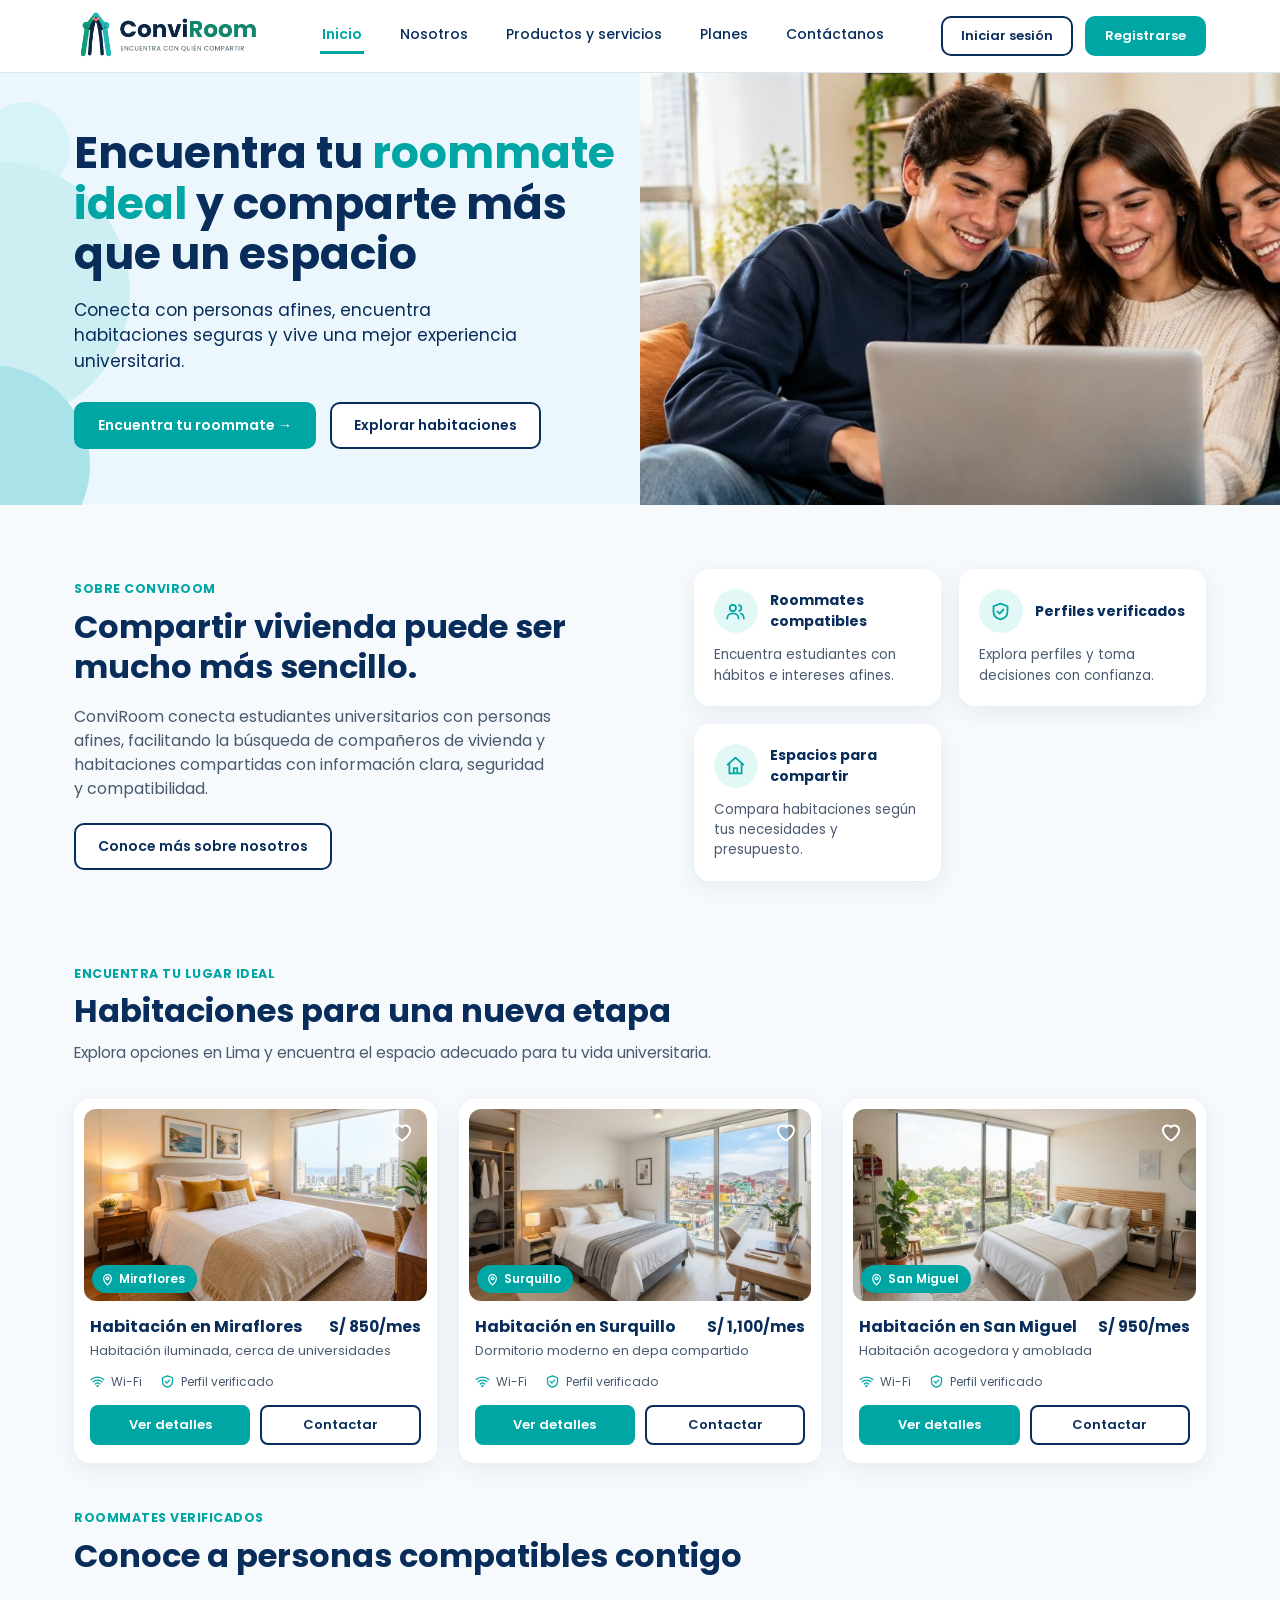
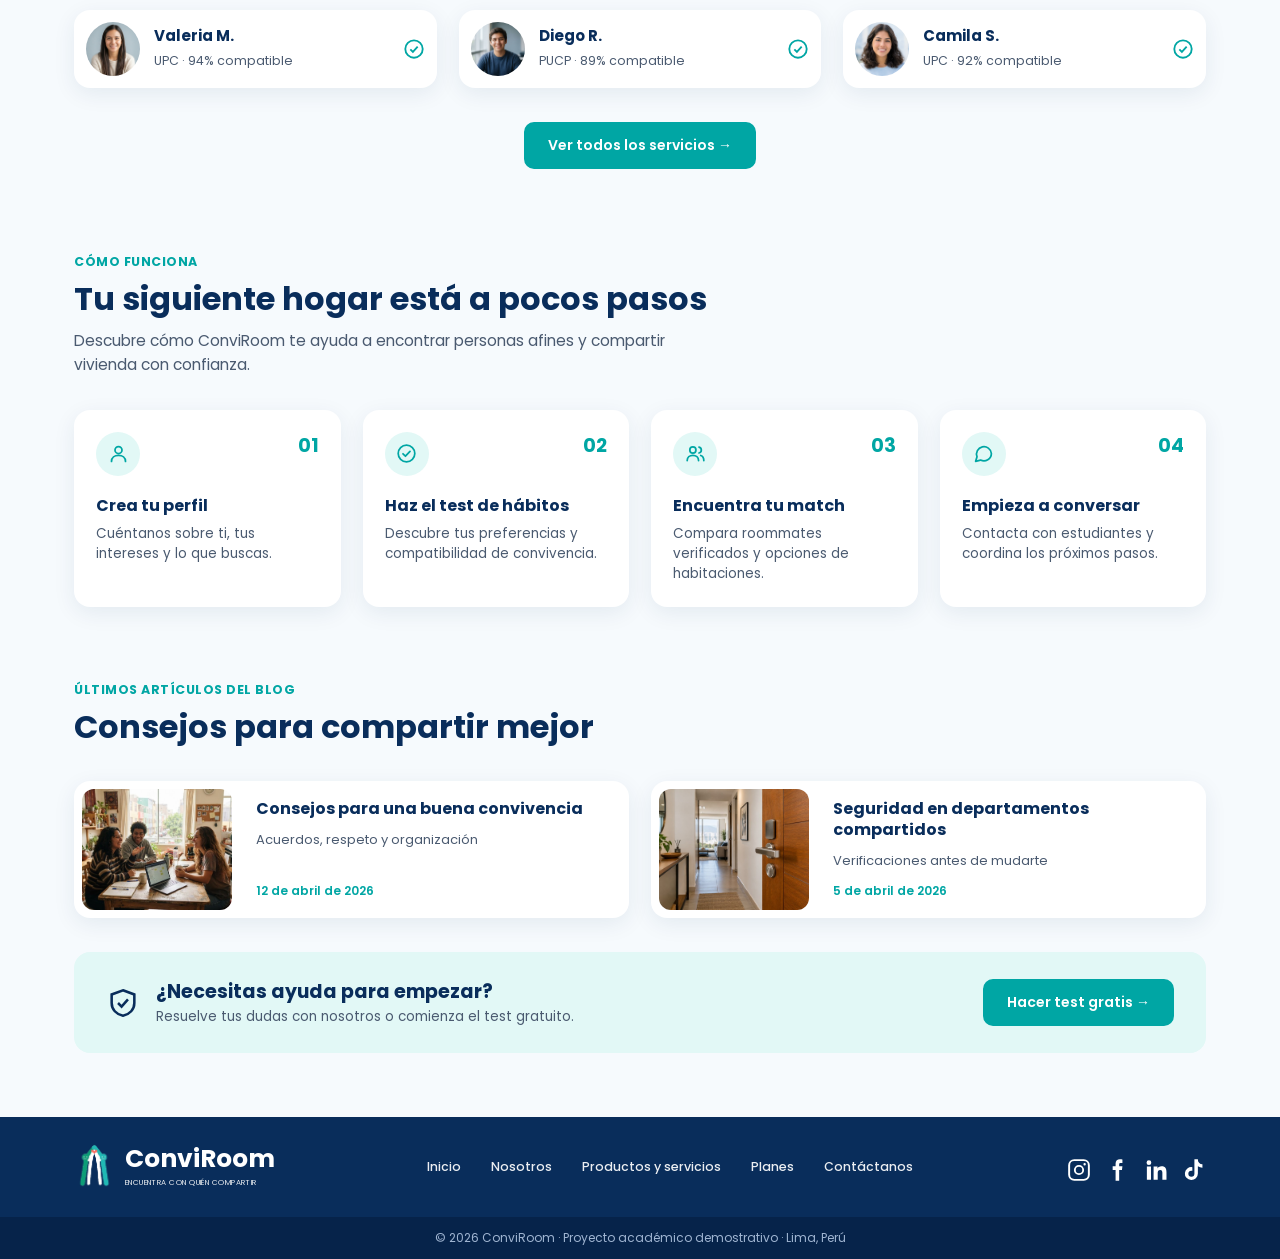
<file: index.html>
<!DOCTYPE html>
<html lang="es"><head><meta charset="utf-8"><meta name="viewport" content="width=device-width, initial-scale=1">
<title>Roommates universitarios y habitaciones compartidas | ConviRoom</title>
<meta name="description" content="ConviRoom: encuentra roommates universitarios y habitaciones compartidas en Lima.">
<link rel="preconnect" href="https://fonts.googleapis.com"><link rel="preconnect" href="https://fonts.gstatic.com" crossorigin>
<link href="https://fonts.googleapis.com/css2?family=Poppins:wght@400;500;600;700&display=swap" rel="stylesheet">
<link rel="stylesheet" href="style.css"></head><body>
<header class="top"><div class="wrap">
<a class="logo" href="index.html" aria-label="ConviRoom"><img src="img/logo.png" alt="ConviRoom – Encuentra con quién compartir"></a>
<nav class="main" id="nav"><a href="index.html" class="on">Inicio</a><a href="nosotros.html">Nosotros</a><a href="servicios.html">Productos y servicios</a><a href="planes.html">Planes</a><a href="contacto.html">Contáctanos</a></nav>
<div class="actions"><a class="btn out sm" href="contacto.html">Iniciar sesión</a><a class="btn sm" href="planes.html">Registrarse</a>
<button class="burger" id="burger" aria-label="Menú"><span></span><span></span><span></span></button></div>
</div></header>
<section class="hero" style="padding:0"><span class="c1"></span><span class="c2"></span><span class="c3"></span>
<div class="wrap"><div class="txt"><h1>Encuentra tu <em>roommate ideal</em> y comparte más que un espacio</h1>
<p>Conecta con personas afines, encuentra habitaciones seguras y vive una mejor experiencia universitaria.</p>
<div class="cta"><a class="btn" href="servicios.html">Encuentra tu roommate →</a><a class="btn out" href="servicios.html#habitaciones">Explorar habitaciones</a></div></div></div><div class="pic" role="img" aria-label="Estudiantes eligiendo roommates"></div></section>
<section style="background:var(--bg)"><div class="wrap about"><div><div class="eyebrow">Sobre ConviRoom</div><h2>Compartir vivienda puede ser mucho más sencillo.</h2>
<p class="big">ConviRoom conecta estudiantes universitarios con personas afines, facilitando la búsqueda de compañeros de vivienda y habitaciones compartidas con información clara, seguridad y compatibilidad.</p>
<p style="margin-top:22px"><a class="btn out" href="nosotros.html">Conoce más sobre nosotros</a></p></div>
<div class="feat"><div class="card"><div class="row"><div class="ico"><svg viewBox="0 0 24 24"><circle cx="9" cy="8" r="3.5"/><path d="M2.5 20c0-3.6 2.9-6 6.5-6s6.5 2.4 6.5 6M16 4.6a3.5 3.5 0 0 1 0 6.8M18 14.3c2.2.7 3.5 2.6 3.5 5.7"/></svg></div><h4>Roommates compatibles</h4></div><p>Encuentra estudiantes con hábitos e intereses afines.</p></div>
<div class="card"><div class="row"><div class="ico"><svg viewBox="0 0 24 24"><path d="M12 3l8 3v6c0 4.5-3.2 8-8 9-4.8-1-8-4.5-8-9V6z"/><path d="M8.5 12l2.5 2.5 4.5-5"/></svg></div><h4>Perfiles verificados</h4></div><p>Explora perfiles y toma decisiones con confianza.</p></div>
<div class="card"><div class="row"><div class="ico"><svg viewBox="0 0 24 24"><path d="M3 11l9-8 9 8M5 9.5V21h14V9.5M10 21v-6h4v6"/></svg></div><h4>Espacios para compartir</h4></div><p>Compara habitaciones según tus necesidades y presupuesto.</p></div></div></div></section>
<section style="padding-top:20px"><div class="wrap"><div class="sec-head"><div class="eyebrow">Encuentra tu lugar ideal</div><h2>Habitaciones para una nueva etapa</h2><p class="lead">Explora opciones en Lima y encuentra el espacio adecuado para tu vida universitaria.</p></div>
<div class="grid3"><article class="card room" data-d="Miraflores" data-p="850"><div class="ph"><img src="img/hab-miraflores.jpg" alt="Habitación en Miraflores" loading="lazy">
<span class="pill"><svg viewBox="0 0 24 24"><path d="M12 22s7-6.2 7-12a7 7 0 0 0-14 0c0 5.8 7 12 7 12z"/><circle cx="12" cy="10" r="2.5"/></svg>Miraflores</span><button class="heart" aria-label="Favorito"><svg viewBox="0 0 24 24"><path d="M12 20.5s-8-4.7-8-10.6A4.6 4.6 0 0 1 12 7a4.6 4.6 0 0 1 8 2.9c0 5.9-8 10.6-8 10.6z"/></svg></button></div>
<div class="meta"><h3>Habitación en Miraflores</h3><span class="price">S/ 850/mes</span></div><p class="d">Habitación iluminada, cerca de universidades</p>
<div class="tags"><span><svg viewBox="0 0 24 24"><path d="M2 8.8a15 15 0 0 1 20 0M5 12.5a10 10 0 0 1 14 0M8.5 16a5 5 0 0 1 7 0"/><circle cx="12" cy="19.5" r=".8"/></svg>Wi-Fi</span><span><svg viewBox="0 0 24 24"><path d="M12 3l8 3v6c0 4.5-3.2 8-8 9-4.8-1-8-4.5-8-9V6z"/><path d="M8.5 12l2.5 2.5 4.5-5"/></svg>Perfil verificado</span></div>
<div class="acts"><a class="btn sm" href="contacto.html">Ver detalles</a><a class="btn out sm" href="contacto.html">Contactar</a></div></article><article class="card room" data-d="Surquillo" data-p="1100"><div class="ph"><img src="img/hab-surquillo.jpg" alt="Habitación en Surquillo" loading="lazy">
<span class="pill"><svg viewBox="0 0 24 24"><path d="M12 22s7-6.2 7-12a7 7 0 0 0-14 0c0 5.8 7 12 7 12z"/><circle cx="12" cy="10" r="2.5"/></svg>Surquillo</span><button class="heart" aria-label="Favorito"><svg viewBox="0 0 24 24"><path d="M12 20.5s-8-4.7-8-10.6A4.6 4.6 0 0 1 12 7a4.6 4.6 0 0 1 8 2.9c0 5.9-8 10.6-8 10.6z"/></svg></button></div>
<div class="meta"><h3>Habitación en Surquillo</h3><span class="price">S/ 1,100/mes</span></div><p class="d">Dormitorio moderno en depa compartido</p>
<div class="tags"><span><svg viewBox="0 0 24 24"><path d="M2 8.8a15 15 0 0 1 20 0M5 12.5a10 10 0 0 1 14 0M8.5 16a5 5 0 0 1 7 0"/><circle cx="12" cy="19.5" r=".8"/></svg>Wi-Fi</span><span><svg viewBox="0 0 24 24"><path d="M12 3l8 3v6c0 4.5-3.2 8-8 9-4.8-1-8-4.5-8-9V6z"/><path d="M8.5 12l2.5 2.5 4.5-5"/></svg>Perfil verificado</span></div>
<div class="acts"><a class="btn sm" href="contacto.html">Ver detalles</a><a class="btn out sm" href="contacto.html">Contactar</a></div></article><article class="card room" data-d="San Miguel" data-p="950"><div class="ph"><img src="img/hab-sanmiguel.jpg" alt="Habitación en San Miguel" loading="lazy">
<span class="pill"><svg viewBox="0 0 24 24"><path d="M12 22s7-6.2 7-12a7 7 0 0 0-14 0c0 5.8 7 12 7 12z"/><circle cx="12" cy="10" r="2.5"/></svg>San Miguel</span><button class="heart" aria-label="Favorito"><svg viewBox="0 0 24 24"><path d="M12 20.5s-8-4.7-8-10.6A4.6 4.6 0 0 1 12 7a4.6 4.6 0 0 1 8 2.9c0 5.9-8 10.6-8 10.6z"/></svg></button></div>
<div class="meta"><h3>Habitación en San Miguel</h3><span class="price">S/ 950/mes</span></div><p class="d">Habitación acogedora y amoblada</p>
<div class="tags"><span><svg viewBox="0 0 24 24"><path d="M2 8.8a15 15 0 0 1 20 0M5 12.5a10 10 0 0 1 14 0M8.5 16a5 5 0 0 1 7 0"/><circle cx="12" cy="19.5" r=".8"/></svg>Wi-Fi</span><span><svg viewBox="0 0 24 24"><path d="M12 3l8 3v6c0 4.5-3.2 8-8 9-4.8-1-8-4.5-8-9V6z"/><path d="M8.5 12l2.5 2.5 4.5-5"/></svg>Perfil verificado</span></div>
<div class="acts"><a class="btn sm" href="contacto.html">Ver detalles</a><a class="btn out sm" href="contacto.html">Contactar</a></div></article></div>
<div style="margin-top:46px" class="sec-head"><div class="eyebrow">Roommates verificados</div><h2>Conoce a personas compatibles contigo</h2></div>
<div class="grid3"><div class="card rm"><img src="img/valeria.jpg" alt="Valeria M."><div><b>Valeria M.</b><small>UPC · 94% compatible</small></div><svg class="ok" viewBox="0 0 24 24"><circle cx="12" cy="12" r="9.5"/><path d="M8 12.3l2.8 2.8L16 9.5"/></svg></div><div class="card rm"><img src="img/diego.jpg" alt="Diego R."><div><b>Diego R.</b><small>PUCP · 89% compatible</small></div><svg class="ok" viewBox="0 0 24 24"><circle cx="12" cy="12" r="9.5"/><path d="M8 12.3l2.8 2.8L16 9.5"/></svg></div><div class="card rm"><img src="img/camila.jpg" alt="Camila S."><div><b>Camila S.</b><small>UPC · 92% compatible</small></div><svg class="ok" viewBox="0 0 24 24"><circle cx="12" cy="12" r="9.5"/><path d="M8 12.3l2.8 2.8L16 9.5"/></svg></div></div>
<p style="text-align:center;margin-top:34px"><a class="btn" href="servicios.html">Ver todos los servicios →</a></p></div></section>
<section style="padding-top:20px"><div class="wrap"><div class="sec-head"><div class="eyebrow">Cómo funciona</div><h2>Tu siguiente hogar está a pocos pasos</h2><p class="lead">Descubre cómo ConviRoom te ayuda a encontrar personas afines y compartir vivienda con confianza.</p></div>
<div class="grid4"><div class="card step"><div class="row"><div class="ico"><svg viewBox="0 0 24 24"><circle cx="12" cy="8" r="4"/><path d="M4 21c0-4.4 3.6-7 8-7s8 2.6 8 7"/></svg></div><span class="n">01</span></div><h4>Crea tu perfil</h4><p>Cuéntanos sobre ti, tus intereses y lo que buscas.</p></div><div class="card step"><div class="row"><div class="ico"><svg viewBox="0 0 24 24"><circle cx="12" cy="12" r="9.5"/><path d="M8 12.3l2.8 2.8L16 9.5"/></svg></div><span class="n">02</span></div><h4>Haz el test de hábitos</h4><p>Descubre tus preferencias y compatibilidad de convivencia.</p></div><div class="card step"><div class="row"><div class="ico"><svg viewBox="0 0 24 24"><circle cx="9" cy="8" r="3.5"/><path d="M2.5 20c0-3.6 2.9-6 6.5-6s6.5 2.4 6.5 6M16 4.6a3.5 3.5 0 0 1 0 6.8M18 14.3c2.2.7 3.5 2.6 3.5 5.7"/></svg></div><span class="n">03</span></div><h4>Encuentra tu match</h4><p>Compara roommates verificados y opciones de habitaciones.</p></div><div class="card step"><div class="row"><div class="ico"><svg viewBox="0 0 24 24"><path d="M21 12a8.5 8.5 0 0 1-12.4 7.5L3 21l1.6-5.2A8.5 8.5 0 1 1 21 12z"/></svg></div><span class="n">04</span></div><h4>Empieza a conversar</h4><p>Contacta con estudiantes y coordina los próximos pasos.</p></div></div></div></section>
<section style="padding-top:10px"><div class="wrap"><div class="sec-head"><div class="eyebrow">Últimos artículos del blog</div><h2>Consejos para compartir mejor</h2></div><div class="grid2">
<article class="card post"><img src="img/blog-convivencia.jpg" alt=""><div class="b"><h4>Consejos para una buena convivencia</h4><p>Acuerdos, respeto y organización</p><time>12 de abril de 2026</time></div></article>
<article class="card post"><img src="img/blog-seguridad.jpg" alt=""><div class="b"><h4>Seguridad en departamentos compartidos</h4><p>Verificaciones antes de mudarte</p><time>5 de abril de 2026</time></div></article></div>
<div style="margin-top:34px"><div class="band"><div class="l"><svg viewBox="0 0 24 24"><path d="M12 3l8 3v6c0 4.5-3.2 8-8 9-4.8-1-8-4.5-8-9V6z"/><path d="M8.5 12l2.5 2.5 4.5-5"/></svg><div><h3>¿Necesitas ayuda para empezar?</h3><p>Resuelve tus dudas con nosotros o comienza el test gratuito.</p></div></div><a class="btn" href="contacto.html">Hacer test gratis →</a></div></div></div></section>
<footer><div class="wrap">
<a class="flogo" href="index.html"><img src="img/logo-icon-white.png" alt=""><div><b>ConviRoom</b><small>ENCUENTRA CON QUIÉN COMPARTIR</small></div></a>
<nav><a href="index.html">Inicio</a><a href="nosotros.html">Nosotros</a><a href="servicios.html">Productos y servicios</a><a href="planes.html">Planes</a><a href="contacto.html">Contáctanos</a></nav><div class="social"><a href="#" aria-label="ig"><svg viewBox="0 0 24 24"><path d="M12 7.3A4.7 4.7 0 1 0 12 16.7 4.7 4.7 0 0 0 12 7.3zm0 7.7a3 3 0 1 1 0-6 3 3 0 0 1 0 6zM17.2 5.6a1.1 1.1 0 1 0 0 2.2 1.1 1.1 0 0 0 0-2.2zM7.6 2h8.8A5.6 5.6 0 0 1 22 7.6v8.8a5.6 5.6 0 0 1-5.6 5.6H7.6A5.6 5.6 0 0 1 2 16.4V7.6A5.6 5.6 0 0 1 7.6 2zm0 1.8a3.8 3.8 0 0 0-3.8 3.8v8.8a3.8 3.8 0 0 0 3.8 3.8h8.8a3.8 3.8 0 0 0 3.8-3.8V7.6a3.8 3.8 0 0 0-3.8-3.8z"/></svg></a><a href="#" aria-label="fb"><svg viewBox="0 0 24 24"><path d="M14 8.5V6.8c0-.8.2-1.3 1.4-1.3H17V2.2C16.7 2.2 15.8 2 14.7 2 12.3 2 10.7 3.4 10.7 6v2.5H8v3.4h2.7V22H14v-10.1h2.6l.4-3.4z"/></svg></a><a href="#" aria-label="in"><svg viewBox="0 0 24 24"><path d="M4.5 8.8h3.8V21H4.5zM6.4 3a2.2 2.2 0 1 1 0 4.4 2.2 2.2 0 0 1 0-4.4zM10.7 8.8h3.6v1.7c.5-1 1.8-2 3.7-2 3.900 0 4.600 2.500 4.600 5.800V21h-3.800v-5.800c0-1.400 0-3.200-2-3.200s-2.300 1.500-2.300 3.100V21h-3.800z"/></svg></a><a href="#" aria-label="tt"><svg viewBox="0 0 24 24"><path d="M16.5 2h-3.200v13.400a2.800 2.800 0 1 1-2.800-2.800c.3 0 .6 0 .9.1V9.400a6 6 0 1 0 5.100 5.900V8.600a7.500 7.500 0 0 0 4.200 1.300V6.700A4.300 4.300 0 0 1 16.500 2z"/></svg></a></div></div></footer>
<div class="copy">© 2026 ConviRoom · Proyecto académico demostrativo · Lima, Perú</div>
<script src="main.js"></script></body></html>
</file>
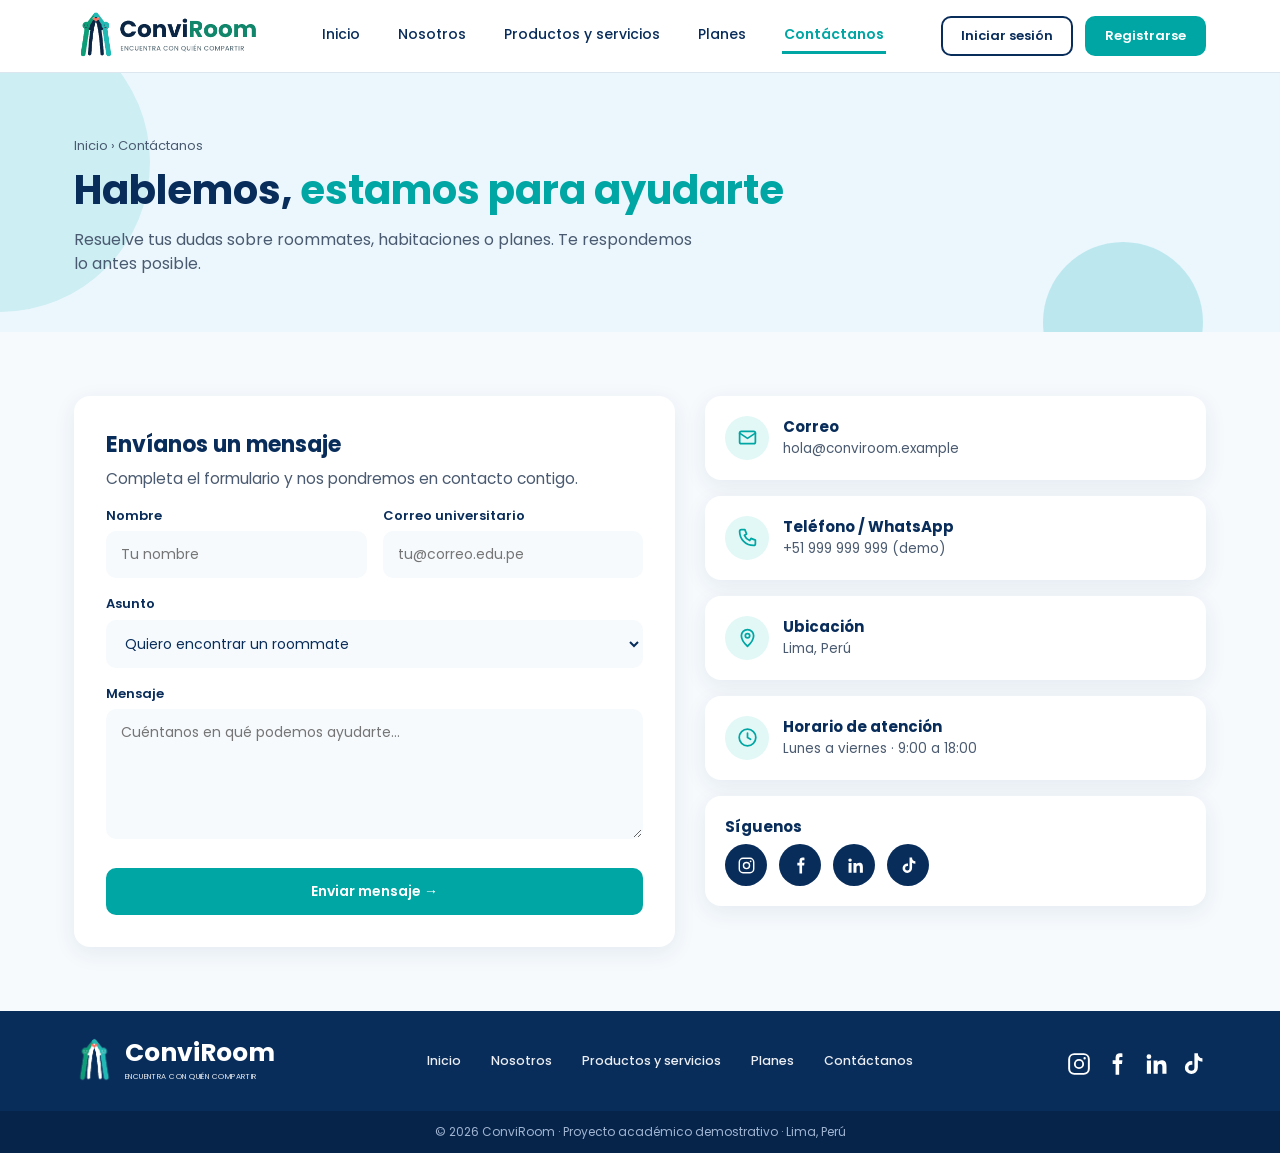
<file: contacto.html>
<!DOCTYPE html>
<html lang="es"><head><meta charset="utf-8"><meta name="viewport" content="width=device-width, initial-scale=1">
<title>Contáctanos | ConviRoom</title>
<meta name="description" content="ConviRoom: encuentra roommates universitarios y habitaciones compartidas en Lima.">
<link rel="preconnect" href="https://fonts.googleapis.com"><link rel="preconnect" href="https://fonts.gstatic.com" crossorigin>
<link href="https://fonts.googleapis.com/css2?family=Poppins:wght@400;500;600;700&display=swap" rel="stylesheet">
<link rel="stylesheet" href="style.css"></head><body>
<header class="top"><div class="wrap">
<a class="logo" href="index.html" aria-label="ConviRoom"><img src="img/logo.png" alt="ConviRoom – Encuentra con quién compartir"></a>
<nav class="main" id="nav"><a href="index.html">Inicio</a><a href="nosotros.html">Nosotros</a><a href="servicios.html">Productos y servicios</a><a href="planes.html">Planes</a><a href="contacto.html" class="on">Contáctanos</a></nav>
<div class="actions"><a class="btn out sm" href="contacto.html">Iniciar sesión</a><a class="btn sm" href="planes.html">Registrarse</a>
<button class="burger" id="burger" aria-label="Menú"><span></span><span></span><span></span></button></div>
</div></header>
<section class="page-hero"><div class="wrap"><div class="crumbs">Inicio › Contáctanos</div><h1>Hablemos, <em>estamos para ayudarte</em></h1>
<p>Resuelve tus dudas sobre roommates, habitaciones o planes. Te respondemos lo antes posible.</p></div></section>
<section><div class="wrap cgrid"><div class="card form"><h3>Envíanos un mensaje</h3><p class="lead" style="margin-top:0">Completa el formulario y nos pondremos en contacto contigo.</p>
<form id="cf" novalidate><div class="two"><div class="f"><label for="n">Nombre</label><input id="n" required placeholder="Tu nombre"></div><div class="f"><label for="e">Correo universitario</label><input id="e" type="email" required placeholder="tu@correo.edu.pe"></div></div>
<div class="f"><label for="a">Asunto</label><select id="a"><option>Quiero encontrar un roommate</option><option>Busco una habitación</option><option>Consulta sobre planes</option><option>Otro</option></select></div>
<div class="f"><label for="m">Mensaje</label><textarea id="m" required placeholder="Cuéntanos en qué podemos ayudarte…"></textarea></div>
<button class="btn" type="submit">Enviar mensaje →</button><div class="ok-msg" id="ok">¡Gracias! Recibimos tu mensaje y te responderemos pronto.</div></form></div>
<div class="info"><div class="card"><div class="ico"><svg viewBox="0 0 24 24"><rect x="3" y="5" width="18" height="14" rx="2"/><path d="M3 7l9 6 9-6"/></svg></div><div><h4>Correo</h4><p>hola@conviroom.example</p></div></div><div class="card"><div class="ico"><svg viewBox="0 0 24 24"><path d="M5 3h4l2 5-2.5 1.5a11 11 0 0 0 6 6L16 13l5 2v4a2 2 0 0 1-2 2A16 16 0 0 1 3 5a2 2 0 0 1 2-2z"/></svg></div><div><h4>Teléfono / WhatsApp</h4><p>+51 999 999 999 (demo)</p></div></div><div class="card"><div class="ico"><svg viewBox="0 0 24 24"><path d="M12 22s7-6.2 7-12a7 7 0 0 0-14 0c0 5.8 7 12 7 12z"/><circle cx="12" cy="10" r="2.5"/></svg></div><div><h4>Ubicación</h4><p>Lima, Perú</p></div></div><div class="card"><div class="ico"><svg viewBox="0 0 24 24"><circle cx="12" cy="12" r="9.5"/><path d="M12 7v5l3.5 2"/></svg></div><div><h4>Horario de atención</h4><p>Lunes a viernes · 9:00 a 18:00</p></div></div>
<div class="card" style="display:block"><h4>Síguenos</h4><div class="social"><a href="#" aria-label="ig"><svg viewBox="0 0 24 24"><path d="M12 7.3A4.7 4.7 0 1 0 12 16.7 4.7 4.7 0 0 0 12 7.3zm0 7.7a3 3 0 1 1 0-6 3 3 0 0 1 0 6zM17.2 5.6a1.1 1.1 0 1 0 0 2.2 1.1 1.1 0 0 0 0-2.2zM7.6 2h8.8A5.6 5.6 0 0 1 22 7.6v8.8a5.6 5.6 0 0 1-5.6 5.6H7.6A5.6 5.6 0 0 1 2 16.4V7.6A5.6 5.6 0 0 1 7.6 2zm0 1.8a3.8 3.8 0 0 0-3.8 3.8v8.8a3.8 3.8 0 0 0 3.8 3.8h8.8a3.8 3.8 0 0 0 3.8-3.8V7.6a3.8 3.8 0 0 0-3.8-3.8z"/></svg></a><a href="#" aria-label="fb"><svg viewBox="0 0 24 24"><path d="M14 8.5V6.8c0-.8.2-1.3 1.4-1.3H17V2.2C16.7 2.2 15.8 2 14.7 2 12.3 2 10.7 3.4 10.7 6v2.5H8v3.4h2.7V22H14v-10.1h2.6l.4-3.4z"/></svg></a><a href="#" aria-label="in"><svg viewBox="0 0 24 24"><path d="M4.5 8.8h3.8V21H4.5zM6.4 3a2.2 2.2 0 1 1 0 4.4 2.2 2.2 0 0 1 0-4.4zM10.7 8.8h3.6v1.7c.5-1 1.8-2 3.7-2 3.900 0 4.600 2.500 4.600 5.800V21h-3.800v-5.800c0-1.400 0-3.200-2-3.200s-2.300 1.500-2.300 3.100V21h-3.800z"/></svg></a><a href="#" aria-label="tt"><svg viewBox="0 0 24 24"><path d="M16.5 2h-3.200v13.400a2.800 2.800 0 1 1-2.800-2.800c.3 0 .6 0 .9.1V9.400a6 6 0 1 0 5.100 5.900V8.600a7.500 7.500 0 0 0 4.200 1.300V6.700A4.300 4.300 0 0 1 16.500 2z"/></svg></a></div></div></div></div></section>
<footer><div class="wrap">
<a class="flogo" href="index.html"><img src="img/logo-icon-white.png" alt=""><div><b>ConviRoom</b><small>ENCUENTRA CON QUIÉN COMPARTIR</small></div></a>
<nav><a href="index.html">Inicio</a><a href="nosotros.html">Nosotros</a><a href="servicios.html">Productos y servicios</a><a href="planes.html">Planes</a><a href="contacto.html">Contáctanos</a></nav><div class="social"><a href="#" aria-label="ig"><svg viewBox="0 0 24 24"><path d="M12 7.3A4.7 4.7 0 1 0 12 16.7 4.7 4.7 0 0 0 12 7.3zm0 7.7a3 3 0 1 1 0-6 3 3 0 0 1 0 6zM17.2 5.6a1.1 1.1 0 1 0 0 2.2 1.1 1.1 0 0 0 0-2.2zM7.6 2h8.8A5.6 5.6 0 0 1 22 7.6v8.8a5.6 5.6 0 0 1-5.6 5.6H7.6A5.6 5.6 0 0 1 2 16.4V7.6A5.6 5.6 0 0 1 7.6 2zm0 1.8a3.8 3.8 0 0 0-3.8 3.8v8.8a3.8 3.8 0 0 0 3.8 3.8h8.8a3.8 3.8 0 0 0 3.8-3.8V7.6a3.8 3.8 0 0 0-3.8-3.8z"/></svg></a><a href="#" aria-label="fb"><svg viewBox="0 0 24 24"><path d="M14 8.5V6.8c0-.8.2-1.3 1.4-1.3H17V2.2C16.7 2.2 15.8 2 14.7 2 12.3 2 10.7 3.4 10.7 6v2.5H8v3.4h2.7V22H14v-10.1h2.6l.4-3.4z"/></svg></a><a href="#" aria-label="in"><svg viewBox="0 0 24 24"><path d="M4.5 8.8h3.8V21H4.5zM6.4 3a2.2 2.2 0 1 1 0 4.4 2.2 2.2 0 0 1 0-4.4zM10.7 8.8h3.6v1.7c.5-1 1.8-2 3.7-2 3.900 0 4.600 2.500 4.600 5.800V21h-3.800v-5.800c0-1.400 0-3.200-2-3.200s-2.300 1.500-2.300 3.100V21h-3.800z"/></svg></a><a href="#" aria-label="tt"><svg viewBox="0 0 24 24"><path d="M16.5 2h-3.200v13.400a2.800 2.800 0 1 1-2.800-2.800c.3 0 .6 0 .9.1V9.400a6 6 0 1 0 5.100 5.900V8.600a7.500 7.500 0 0 0 4.200 1.300V6.700A4.300 4.300 0 0 1 16.500 2z"/></svg></a></div></div></footer>
<div class="copy">© 2026 ConviRoom · Proyecto académico demostrativo · Lima, Perú</div>
<script src="main.js"></script></body></html>
</file>
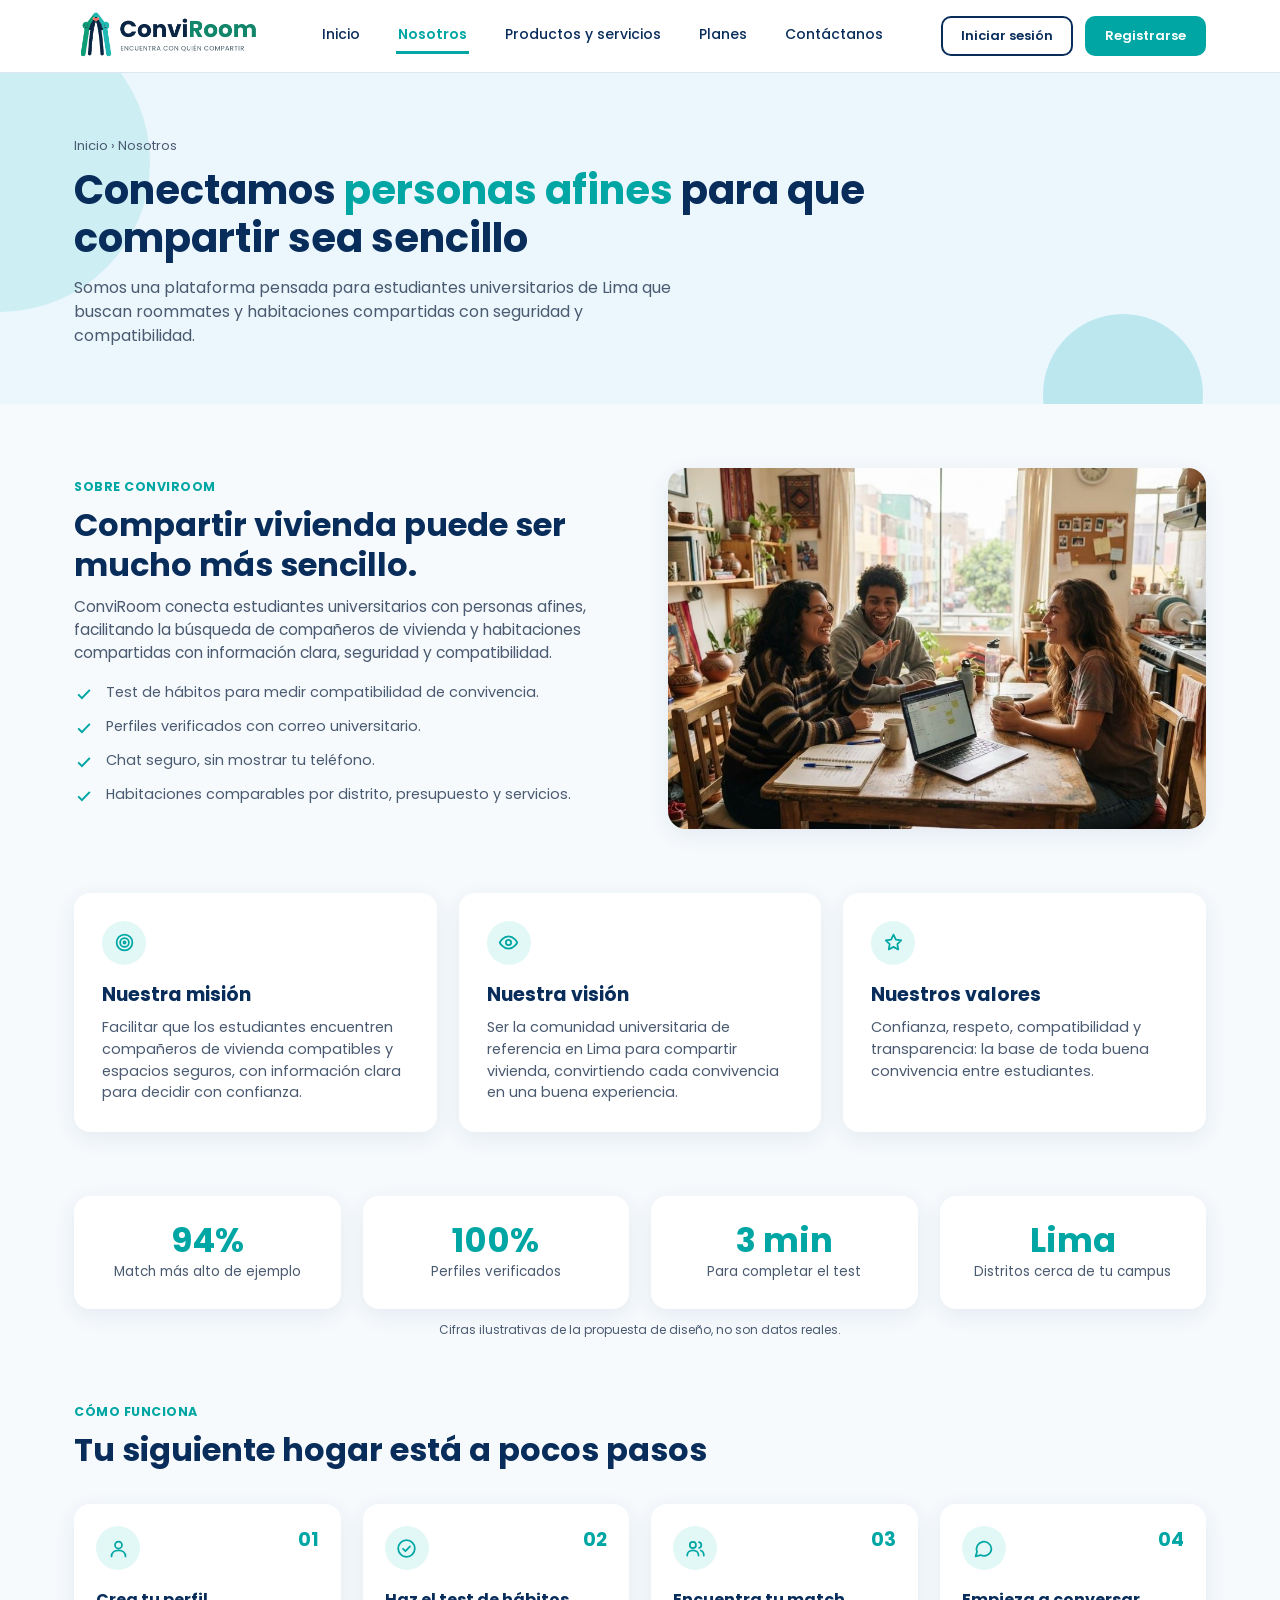
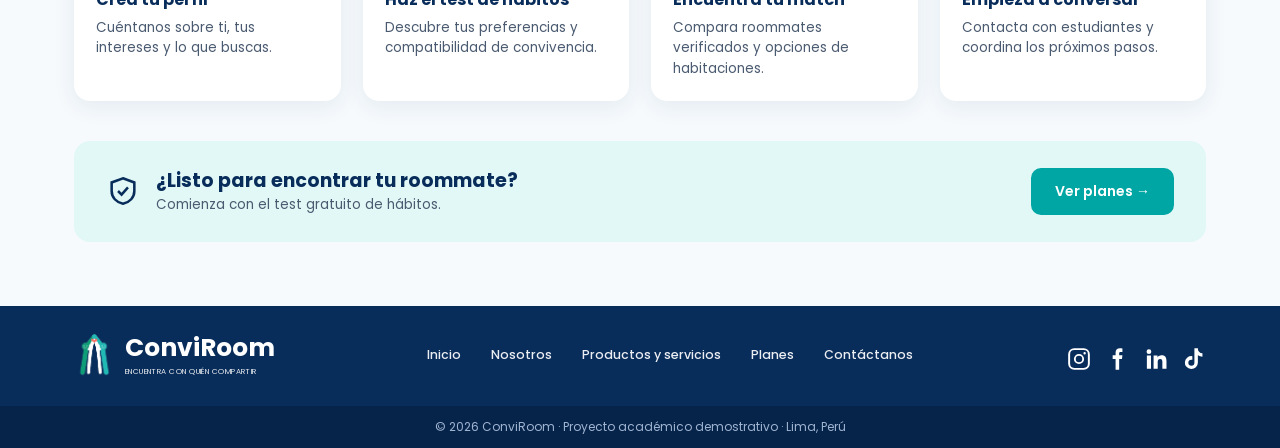
<file: nosotros.html>
<!DOCTYPE html>
<html lang="es"><head><meta charset="utf-8"><meta name="viewport" content="width=device-width, initial-scale=1">
<title>Nosotros | ConviRoom</title>
<meta name="description" content="ConviRoom: encuentra roommates universitarios y habitaciones compartidas en Lima.">
<link rel="preconnect" href="https://fonts.googleapis.com"><link rel="preconnect" href="https://fonts.gstatic.com" crossorigin>
<link href="https://fonts.googleapis.com/css2?family=Poppins:wght@400;500;600;700&display=swap" rel="stylesheet">
<link rel="stylesheet" href="style.css"></head><body>
<header class="top"><div class="wrap">
<a class="logo" href="index.html" aria-label="ConviRoom"><img src="img/logo.png" alt="ConviRoom – Encuentra con quién compartir"></a>
<nav class="main" id="nav"><a href="index.html">Inicio</a><a href="nosotros.html" class="on">Nosotros</a><a href="servicios.html">Productos y servicios</a><a href="planes.html">Planes</a><a href="contacto.html">Contáctanos</a></nav>
<div class="actions"><a class="btn out sm" href="contacto.html">Iniciar sesión</a><a class="btn sm" href="planes.html">Registrarse</a>
<button class="burger" id="burger" aria-label="Menú"><span></span><span></span><span></span></button></div>
</div></header>
<section class="page-hero"><div class="wrap"><div class="crumbs">Inicio › Nosotros</div><h1>Conectamos <em>personas afines</em> para que compartir sea sencillo</h1>
<p>Somos una plataforma pensada para estudiantes universitarios de Lima que buscan roommates y habitaciones compartidas con seguridad y compatibilidad.</p></div></section>
<section><div class="wrap split"><div><div class="eyebrow">Sobre ConviRoom</div><h2>Compartir vivienda puede ser mucho más sencillo.</h2>
<p class="lead">ConviRoom conecta estudiantes universitarios con personas afines, facilitando la búsqueda de compañeros de vivienda y habitaciones compartidas con información clara, seguridad y compatibilidad.</p>
<ul class="checks"><li><svg viewBox="0 0 24 24"><path d="M5 12.5l4.5 4.5L19 7"/></svg>Test de hábitos para medir compatibilidad de convivencia.</li><li><svg viewBox="0 0 24 24"><path d="M5 12.5l4.5 4.5L19 7"/></svg>Perfiles verificados con correo universitario.</li><li><svg viewBox="0 0 24 24"><path d="M5 12.5l4.5 4.5L19 7"/></svg>Chat seguro, sin mostrar tu teléfono.</li><li><svg viewBox="0 0 24 24"><path d="M5 12.5l4.5 4.5L19 7"/></svg>Habitaciones comparables por distrito, presupuesto y servicios.</li></ul></div>
<img src="img/blog-convivencia.jpg" alt="Estudiantes conversando en una mesa" loading="lazy"></div></section>
<section style="padding-top:0"><div class="wrap"><div class="grid3">
<div class="card mv"><div class="ico"><svg viewBox="0 0 24 24"><circle cx="12" cy="12" r="9"/><circle cx="12" cy="12" r="5"/><circle cx="12" cy="12" r="1.2"/></svg></div><h3>Nuestra misión</h3><p>Facilitar que los estudiantes encuentren compañeros de vivienda compatibles y espacios seguros, con información clara para decidir con confianza.</p></div>
<div class="card mv"><div class="ico"><svg viewBox="0 0 24 24"><path d="M2 12s3.6-7 10-7 10 7 10 7-3.6 7-10 7S2 12 2 12z"/><circle cx="12" cy="12" r="3"/></svg></div><h3>Nuestra visión</h3><p>Ser la comunidad universitaria de referencia en Lima para compartir vivienda, convirtiendo cada convivencia en una buena experiencia.</p></div>
<div class="card mv"><div class="ico"><svg viewBox="0 0 24 24"><path d="M12 3l2.7 5.6 6.1.9-4.4 4.3 1 6.1L12 17l-5.4 2.9 1-6.1L3.2 9.5l6.1-.9z"/></svg></div><h3>Nuestros valores</h3><p>Confianza, respeto, compatibilidad y transparencia: la base de toda buena convivencia entre estudiantes.</p></div></div></div></section>
<section style="padding-top:0"><div class="wrap"><div class="stats">
<div class="card stat"><b>94%</b><span>Match más alto de ejemplo</span></div><div class="card stat"><b>100%</b><span>Perfiles verificados</span></div><div class="card stat"><b>3 min</b><span>Para completar el test</span></div><div class="card stat"><b>Lima</b><span>Distritos cerca de tu campus</span></div></div>
<p style="font-size:12px;color:var(--ink);margin-top:12px;text-align:center">Cifras ilustrativas de la propuesta de diseño, no son datos reales.</p></div></section>
<section style="padding-top:0"><div class="wrap"><div class="sec-head"><div class="eyebrow">Cómo funciona</div><h2>Tu siguiente hogar está a pocos pasos</h2></div><div class="grid4"><div class="card step"><div class="row"><div class="ico"><svg viewBox="0 0 24 24"><circle cx="12" cy="8" r="4"/><path d="M4 21c0-4.4 3.6-7 8-7s8 2.6 8 7"/></svg></div><span class="n">01</span></div><h4>Crea tu perfil</h4><p>Cuéntanos sobre ti, tus intereses y lo que buscas.</p></div><div class="card step"><div class="row"><div class="ico"><svg viewBox="0 0 24 24"><circle cx="12" cy="12" r="9.5"/><path d="M8 12.3l2.8 2.8L16 9.5"/></svg></div><span class="n">02</span></div><h4>Haz el test de hábitos</h4><p>Descubre tus preferencias y compatibilidad de convivencia.</p></div><div class="card step"><div class="row"><div class="ico"><svg viewBox="0 0 24 24"><circle cx="9" cy="8" r="3.5"/><path d="M2.5 20c0-3.6 2.9-6 6.5-6s6.5 2.4 6.5 6M16 4.6a3.5 3.5 0 0 1 0 6.8M18 14.3c2.2.7 3.5 2.6 3.5 5.7"/></svg></div><span class="n">03</span></div><h4>Encuentra tu match</h4><p>Compara roommates verificados y opciones de habitaciones.</p></div><div class="card step"><div class="row"><div class="ico"><svg viewBox="0 0 24 24"><path d="M21 12a8.5 8.5 0 0 1-12.4 7.5L3 21l1.6-5.2A8.5 8.5 0 1 1 21 12z"/></svg></div><span class="n">04</span></div><h4>Empieza a conversar</h4><p>Contacta con estudiantes y coordina los próximos pasos.</p></div></div>
<div style="margin-top:40px"><div class="band"><div class="l"><svg viewBox="0 0 24 24"><path d="M12 3l8 3v6c0 4.5-3.2 8-8 9-4.8-1-8-4.5-8-9V6z"/><path d="M8.5 12l2.5 2.5 4.5-5"/></svg><div><h3>¿Listo para encontrar tu roommate?</h3><p>Comienza con el test gratuito de hábitos.</p></div></div><a class="btn" href="planes.html">Ver planes →</a></div></div></div></section>
<footer><div class="wrap">
<a class="flogo" href="index.html"><img src="img/logo-icon-white.png" alt=""><div><b>ConviRoom</b><small>ENCUENTRA CON QUIÉN COMPARTIR</small></div></a>
<nav><a href="index.html">Inicio</a><a href="nosotros.html">Nosotros</a><a href="servicios.html">Productos y servicios</a><a href="planes.html">Planes</a><a href="contacto.html">Contáctanos</a></nav><div class="social"><a href="#" aria-label="ig"><svg viewBox="0 0 24 24"><path d="M12 7.3A4.7 4.7 0 1 0 12 16.7 4.7 4.7 0 0 0 12 7.3zm0 7.7a3 3 0 1 1 0-6 3 3 0 0 1 0 6zM17.2 5.6a1.1 1.1 0 1 0 0 2.2 1.1 1.1 0 0 0 0-2.2zM7.6 2h8.8A5.6 5.6 0 0 1 22 7.6v8.8a5.6 5.6 0 0 1-5.6 5.6H7.6A5.6 5.6 0 0 1 2 16.4V7.6A5.6 5.6 0 0 1 7.6 2zm0 1.8a3.8 3.8 0 0 0-3.8 3.8v8.8a3.8 3.8 0 0 0 3.8 3.8h8.8a3.8 3.8 0 0 0 3.8-3.8V7.6a3.8 3.8 0 0 0-3.8-3.8z"/></svg></a><a href="#" aria-label="fb"><svg viewBox="0 0 24 24"><path d="M14 8.5V6.8c0-.8.2-1.3 1.4-1.3H17V2.2C16.7 2.2 15.8 2 14.7 2 12.3 2 10.7 3.4 10.7 6v2.5H8v3.4h2.7V22H14v-10.1h2.6l.4-3.4z"/></svg></a><a href="#" aria-label="in"><svg viewBox="0 0 24 24"><path d="M4.5 8.8h3.8V21H4.5zM6.4 3a2.2 2.2 0 1 1 0 4.4 2.2 2.2 0 0 1 0-4.4zM10.7 8.8h3.6v1.7c.5-1 1.8-2 3.7-2 3.900 0 4.600 2.500 4.600 5.800V21h-3.800v-5.800c0-1.400 0-3.200-2-3.200s-2.300 1.500-2.300 3.100V21h-3.800z"/></svg></a><a href="#" aria-label="tt"><svg viewBox="0 0 24 24"><path d="M16.5 2h-3.200v13.400a2.800 2.800 0 1 1-2.800-2.800c.3 0 .6 0 .9.1V9.400a6 6 0 1 0 5.100 5.900V8.600a7.500 7.500 0 0 0 4.200 1.300V6.700A4.300 4.300 0 0 1 16.500 2z"/></svg></a></div></div></footer>
<div class="copy">© 2026 ConviRoom · Proyecto académico demostrativo · Lima, Perú</div>
<script src="main.js"></script></body></html>
</file>
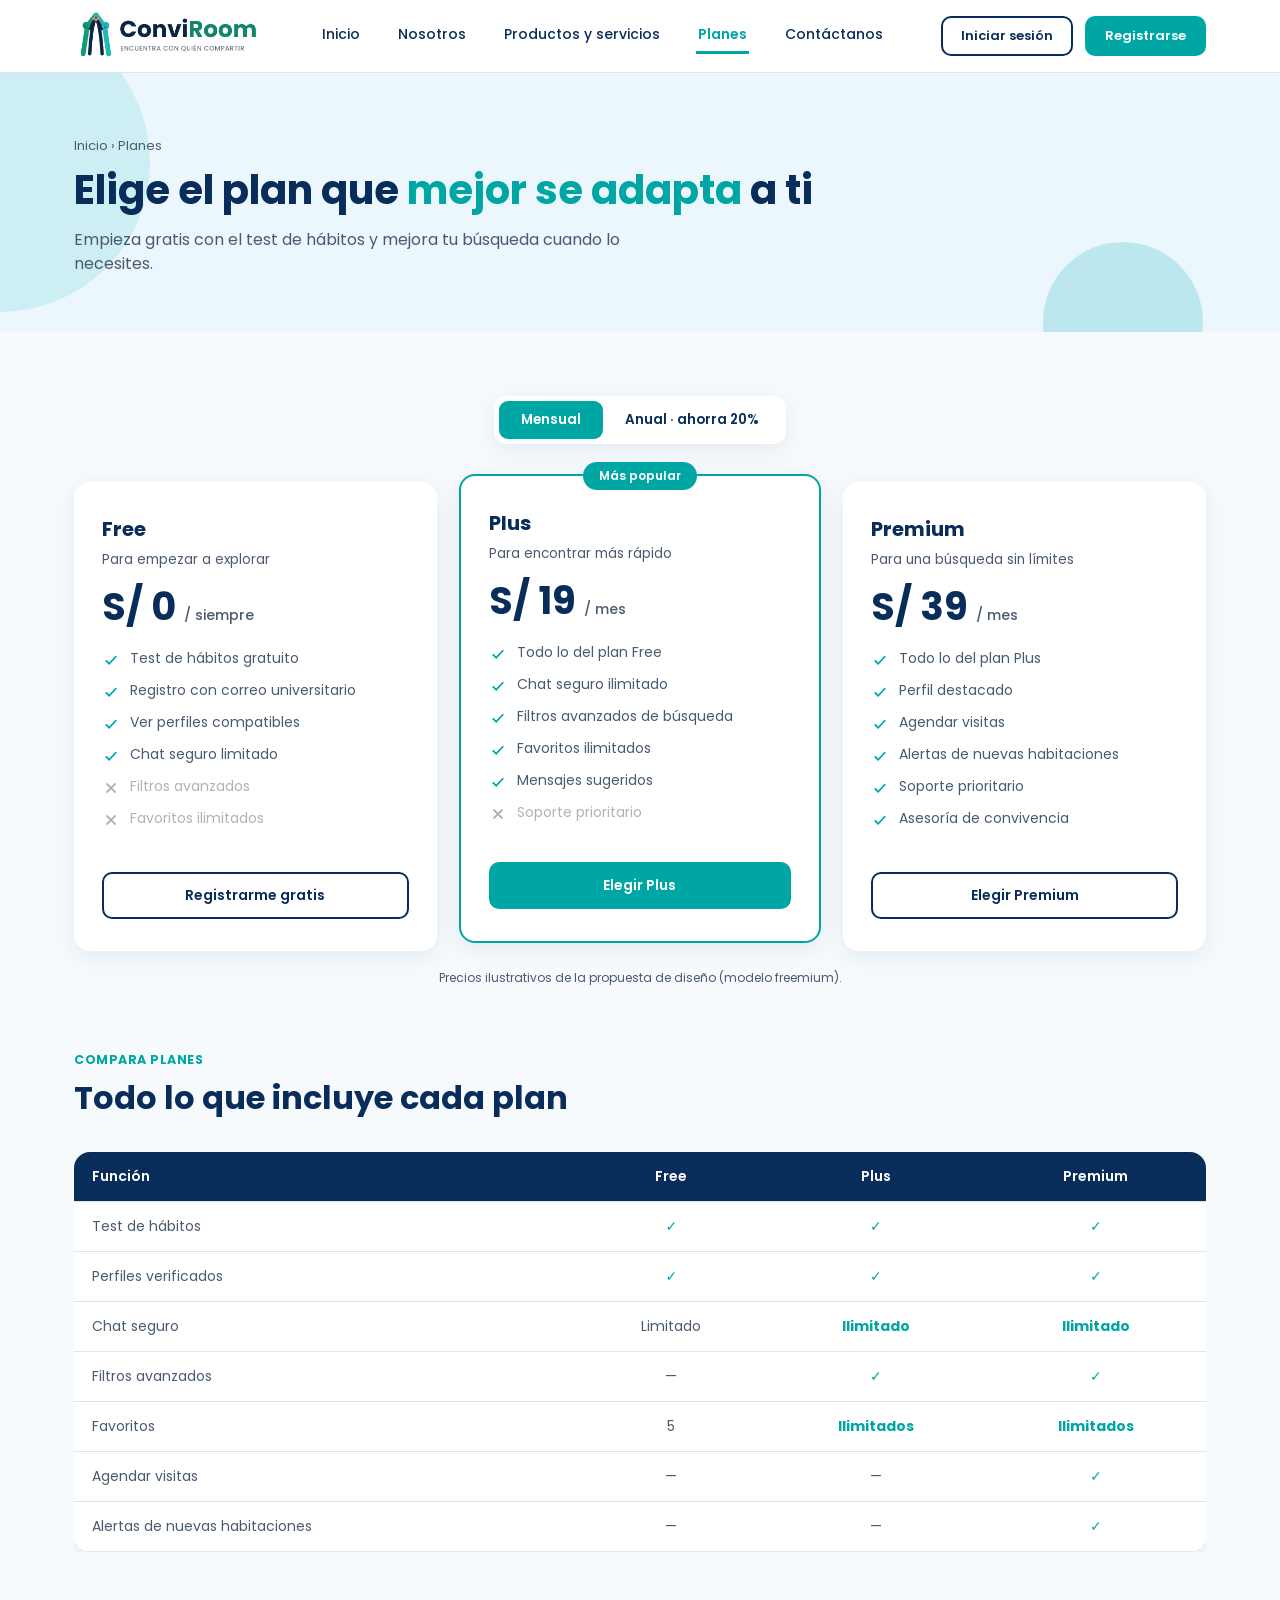
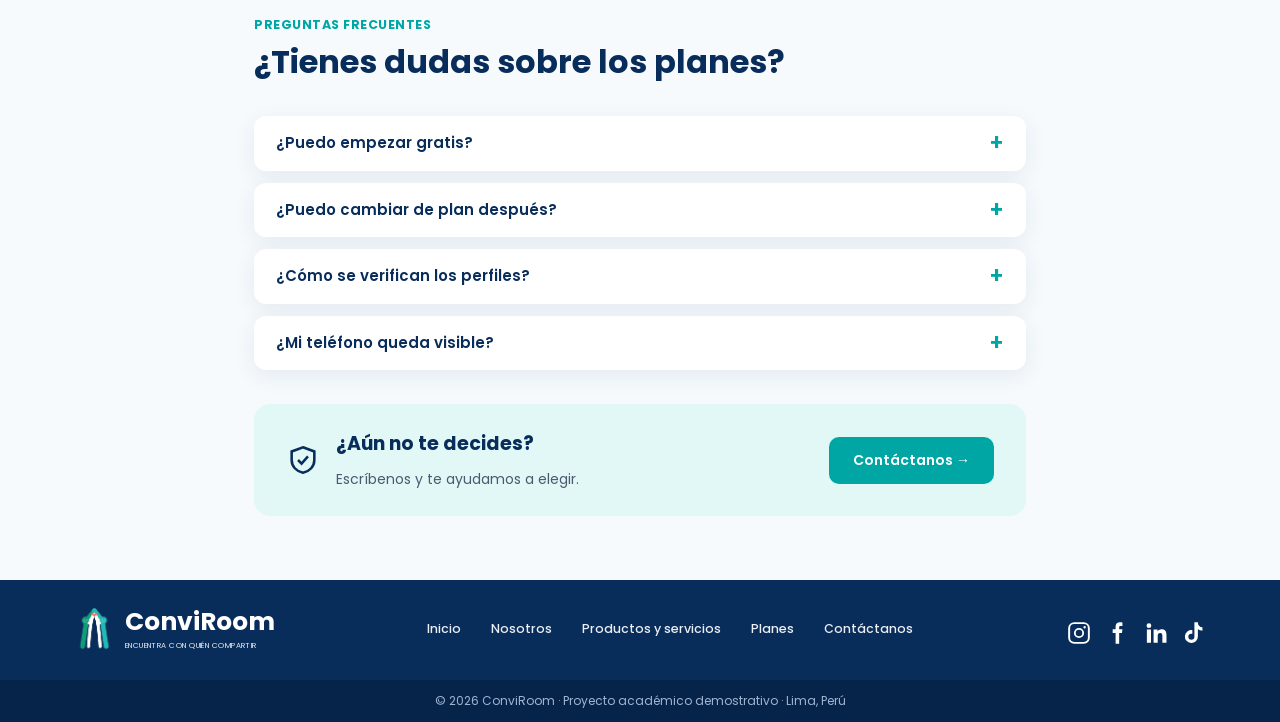
<file: planes.html>
<!DOCTYPE html>
<html lang="es"><head><meta charset="utf-8"><meta name="viewport" content="width=device-width, initial-scale=1">
<title>Planes | ConviRoom</title>
<meta name="description" content="ConviRoom: encuentra roommates universitarios y habitaciones compartidas en Lima.">
<link rel="preconnect" href="https://fonts.googleapis.com"><link rel="preconnect" href="https://fonts.gstatic.com" crossorigin>
<link href="https://fonts.googleapis.com/css2?family=Poppins:wght@400;500;600;700&display=swap" rel="stylesheet">
<link rel="stylesheet" href="style.css"></head><body>
<header class="top"><div class="wrap">
<a class="logo" href="index.html" aria-label="ConviRoom"><img src="img/logo.png" alt="ConviRoom – Encuentra con quién compartir"></a>
<nav class="main" id="nav"><a href="index.html">Inicio</a><a href="nosotros.html">Nosotros</a><a href="servicios.html">Productos y servicios</a><a href="planes.html" class="on">Planes</a><a href="contacto.html">Contáctanos</a></nav>
<div class="actions"><a class="btn out sm" href="contacto.html">Iniciar sesión</a><a class="btn sm" href="planes.html">Registrarse</a>
<button class="burger" id="burger" aria-label="Menú"><span></span><span></span><span></span></button></div>
</div></header>
<section class="page-hero"><div class="wrap"><div class="crumbs">Inicio › Planes</div><h1>Elige el plan que <em>mejor se adapta</em> a ti</h1>
<p>Empieza gratis con el test de hábitos y mejora tu búsqueda cuando lo necesites.</p></div></section>
<section><div class="wrap" style="text-align:center"><div class="toggle" id="toggle"><button class="on" data-k="m">Mensual</button><button data-k="a">Anual · ahorra 20%</button></div>
<div class="grid3" style="text-align:left">
<div class="card plan"><h3>Free</h3><p class="sub">Para empezar a explorar</p>
<div class="pr"><span class="p" data-m="0" data-a="0">S/ 0</span> <small>/ siempre</small></div><ul><li class=""><svg viewBox="0 0 24 24"><path d="M5 12.5l4.5 4.5L19 7"/></svg>Test de hábitos gratuito</li><li class=""><svg viewBox="0 0 24 24"><path d="M5 12.5l4.5 4.5L19 7"/></svg>Registro con correo universitario</li><li class=""><svg viewBox="0 0 24 24"><path d="M5 12.5l4.5 4.5L19 7"/></svg>Ver perfiles compatibles</li><li class=""><svg viewBox="0 0 24 24"><path d="M5 12.5l4.5 4.5L19 7"/></svg>Chat seguro limitado</li><li class="no"><svg viewBox="0 0 24 24"><path d="M6 6l12 12M18 6L6 18"/></svg>Filtros avanzados</li><li class="no"><svg viewBox="0 0 24 24"><path d="M6 6l12 12M18 6L6 18"/></svg>Favoritos ilimitados</li></ul>
<a class="btn out" href="contacto.html">Registrarme gratis</a></div>
<div class="card plan hot"><span class="tag">Más popular</span><h3>Plus</h3><p class="sub">Para encontrar más rápido</p>
<div class="pr"><span class="p" data-m="19" data-a="15">S/ 19</span> <small>/ mes</small></div><ul><li class=""><svg viewBox="0 0 24 24"><path d="M5 12.5l4.5 4.5L19 7"/></svg>Todo lo del plan Free</li><li class=""><svg viewBox="0 0 24 24"><path d="M5 12.5l4.5 4.5L19 7"/></svg>Chat seguro ilimitado</li><li class=""><svg viewBox="0 0 24 24"><path d="M5 12.5l4.5 4.5L19 7"/></svg>Filtros avanzados de búsqueda</li><li class=""><svg viewBox="0 0 24 24"><path d="M5 12.5l4.5 4.5L19 7"/></svg>Favoritos ilimitados</li><li class=""><svg viewBox="0 0 24 24"><path d="M5 12.5l4.5 4.5L19 7"/></svg>Mensajes sugeridos</li><li class="no"><svg viewBox="0 0 24 24"><path d="M6 6l12 12M18 6L6 18"/></svg>Soporte prioritario</li></ul>
<a class="btn" href="contacto.html">Elegir Plus</a></div>
<div class="card plan"><h3>Premium</h3><p class="sub">Para una búsqueda sin límites</p>
<div class="pr"><span class="p" data-m="39" data-a="31">S/ 39</span> <small>/ mes</small></div><ul><li class=""><svg viewBox="0 0 24 24"><path d="M5 12.5l4.5 4.5L19 7"/></svg>Todo lo del plan Plus</li><li class=""><svg viewBox="0 0 24 24"><path d="M5 12.5l4.5 4.5L19 7"/></svg>Perfil destacado</li><li class=""><svg viewBox="0 0 24 24"><path d="M5 12.5l4.5 4.5L19 7"/></svg>Agendar visitas</li><li class=""><svg viewBox="0 0 24 24"><path d="M5 12.5l4.5 4.5L19 7"/></svg>Alertas de nuevas habitaciones</li><li class=""><svg viewBox="0 0 24 24"><path d="M5 12.5l4.5 4.5L19 7"/></svg>Soporte prioritario</li><li class=""><svg viewBox="0 0 24 24"><path d="M5 12.5l4.5 4.5L19 7"/></svg>Asesoría de convivencia</li></ul>
<a class="btn out" href="contacto.html">Elegir Premium</a></div>
</div><p style="font-size:12px;color:var(--ink);margin-top:18px">Precios ilustrativos de la propuesta de diseño (modelo freemium).</p></div></section>
<section style="padding-top:0"><div class="wrap"><div class="sec-head"><div class="eyebrow">Compara planes</div><h2>Todo lo que incluye cada plan</h2></div><div class="tw"><table class="cmp"><thead><tr><th>Función</th><th>Free</th><th>Plus</th><th>Premium</th></tr></thead><tbody>
<tr><td>Test de hábitos</td><td class="y">✓</td><td class="y">✓</td><td class="y">✓</td></tr>
<tr><td>Perfiles verificados</td><td class="y">✓</td><td class="y">✓</td><td class="y">✓</td></tr>
<tr><td>Chat seguro</td><td>Limitado</td><td class="y">Ilimitado</td><td class="y">Ilimitado</td></tr>
<tr><td>Filtros avanzados</td><td>—</td><td class="y">✓</td><td class="y">✓</td></tr>
<tr><td>Favoritos</td><td>5</td><td class="y">Ilimitados</td><td class="y">Ilimitados</td></tr>
<tr><td>Agendar visitas</td><td>—</td><td>—</td><td class="y">✓</td></tr>
<tr><td>Alertas de nuevas habitaciones</td><td>—</td><td>—</td><td class="y">✓</td></tr></tbody></table></div></div></section>
<section style="padding-top:0"><div class="wrap faq" style="max-width:820px"><div class="sec-head"><div class="eyebrow">Preguntas frecuentes</div><h2>¿Tienes dudas sobre los planes?</h2></div>
<details><summary>¿Puedo empezar gratis?</summary><p>Sí. El plan Free incluye el test de hábitos y el registro con tu correo universitario.</p></details>
<details><summary>¿Puedo cambiar de plan después?</summary><p>Claro, puedes subir o bajar de plan en cualquier momento desde tu perfil.</p></details>
<details><summary>¿Cómo se verifican los perfiles?</summary><p>Mediante el correo universitario, para que conectes con estudiantes de tu mismo campus.</p></details>
<details><summary>¿Mi teléfono queda visible?</summary><p>No. El chat seguro te permite conversar sin mostrar tu número de teléfono.</p></details>
<div style="margin-top:34px"><div class="band"><div class="l"><svg viewBox="0 0 24 24"><path d="M12 3l8 3v6c0 4.5-3.2 8-8 9-4.8-1-8-4.5-8-9V6z"/><path d="M8.5 12l2.5 2.5 4.5-5"/></svg><div><h3>¿Aún no te decides?</h3><p>Escríbenos y te ayudamos a elegir.</p></div></div><a class="btn" href="contacto.html">Contáctanos →</a></div></div></div></section>
<footer><div class="wrap">
<a class="flogo" href="index.html"><img src="img/logo-icon-white.png" alt=""><div><b>ConviRoom</b><small>ENCUENTRA CON QUIÉN COMPARTIR</small></div></a>
<nav><a href="index.html">Inicio</a><a href="nosotros.html">Nosotros</a><a href="servicios.html">Productos y servicios</a><a href="planes.html">Planes</a><a href="contacto.html">Contáctanos</a></nav><div class="social"><a href="#" aria-label="ig"><svg viewBox="0 0 24 24"><path d="M12 7.3A4.7 4.7 0 1 0 12 16.7 4.7 4.7 0 0 0 12 7.3zm0 7.7a3 3 0 1 1 0-6 3 3 0 0 1 0 6zM17.2 5.6a1.1 1.1 0 1 0 0 2.2 1.1 1.1 0 0 0 0-2.2zM7.6 2h8.8A5.6 5.6 0 0 1 22 7.6v8.8a5.6 5.6 0 0 1-5.6 5.6H7.6A5.6 5.6 0 0 1 2 16.4V7.6A5.6 5.6 0 0 1 7.6 2zm0 1.8a3.8 3.8 0 0 0-3.8 3.8v8.8a3.8 3.8 0 0 0 3.8 3.8h8.8a3.8 3.8 0 0 0 3.8-3.8V7.6a3.8 3.8 0 0 0-3.8-3.8z"/></svg></a><a href="#" aria-label="fb"><svg viewBox="0 0 24 24"><path d="M14 8.5V6.8c0-.8.2-1.3 1.4-1.3H17V2.2C16.7 2.2 15.8 2 14.7 2 12.3 2 10.7 3.4 10.7 6v2.5H8v3.4h2.7V22H14v-10.1h2.6l.4-3.4z"/></svg></a><a href="#" aria-label="in"><svg viewBox="0 0 24 24"><path d="M4.5 8.8h3.8V21H4.5zM6.4 3a2.2 2.2 0 1 1 0 4.4 2.2 2.2 0 0 1 0-4.4zM10.7 8.8h3.6v1.7c.5-1 1.8-2 3.7-2 3.900 0 4.600 2.500 4.600 5.800V21h-3.800v-5.800c0-1.400 0-3.200-2-3.200s-2.300 1.500-2.300 3.100V21h-3.800z"/></svg></a><a href="#" aria-label="tt"><svg viewBox="0 0 24 24"><path d="M16.5 2h-3.200v13.400a2.800 2.800 0 1 1-2.800-2.800c.3 0 .6 0 .9.1V9.400a6 6 0 1 0 5.100 5.900V8.600a7.500 7.500 0 0 0 4.200 1.300V6.700A4.300 4.300 0 0 1 16.500 2z"/></svg></a></div></div></footer>
<div class="copy">© 2026 ConviRoom · Proyecto académico demostrativo · Lima, Perú</div>
<script src="main.js"></script></body></html>
</file>
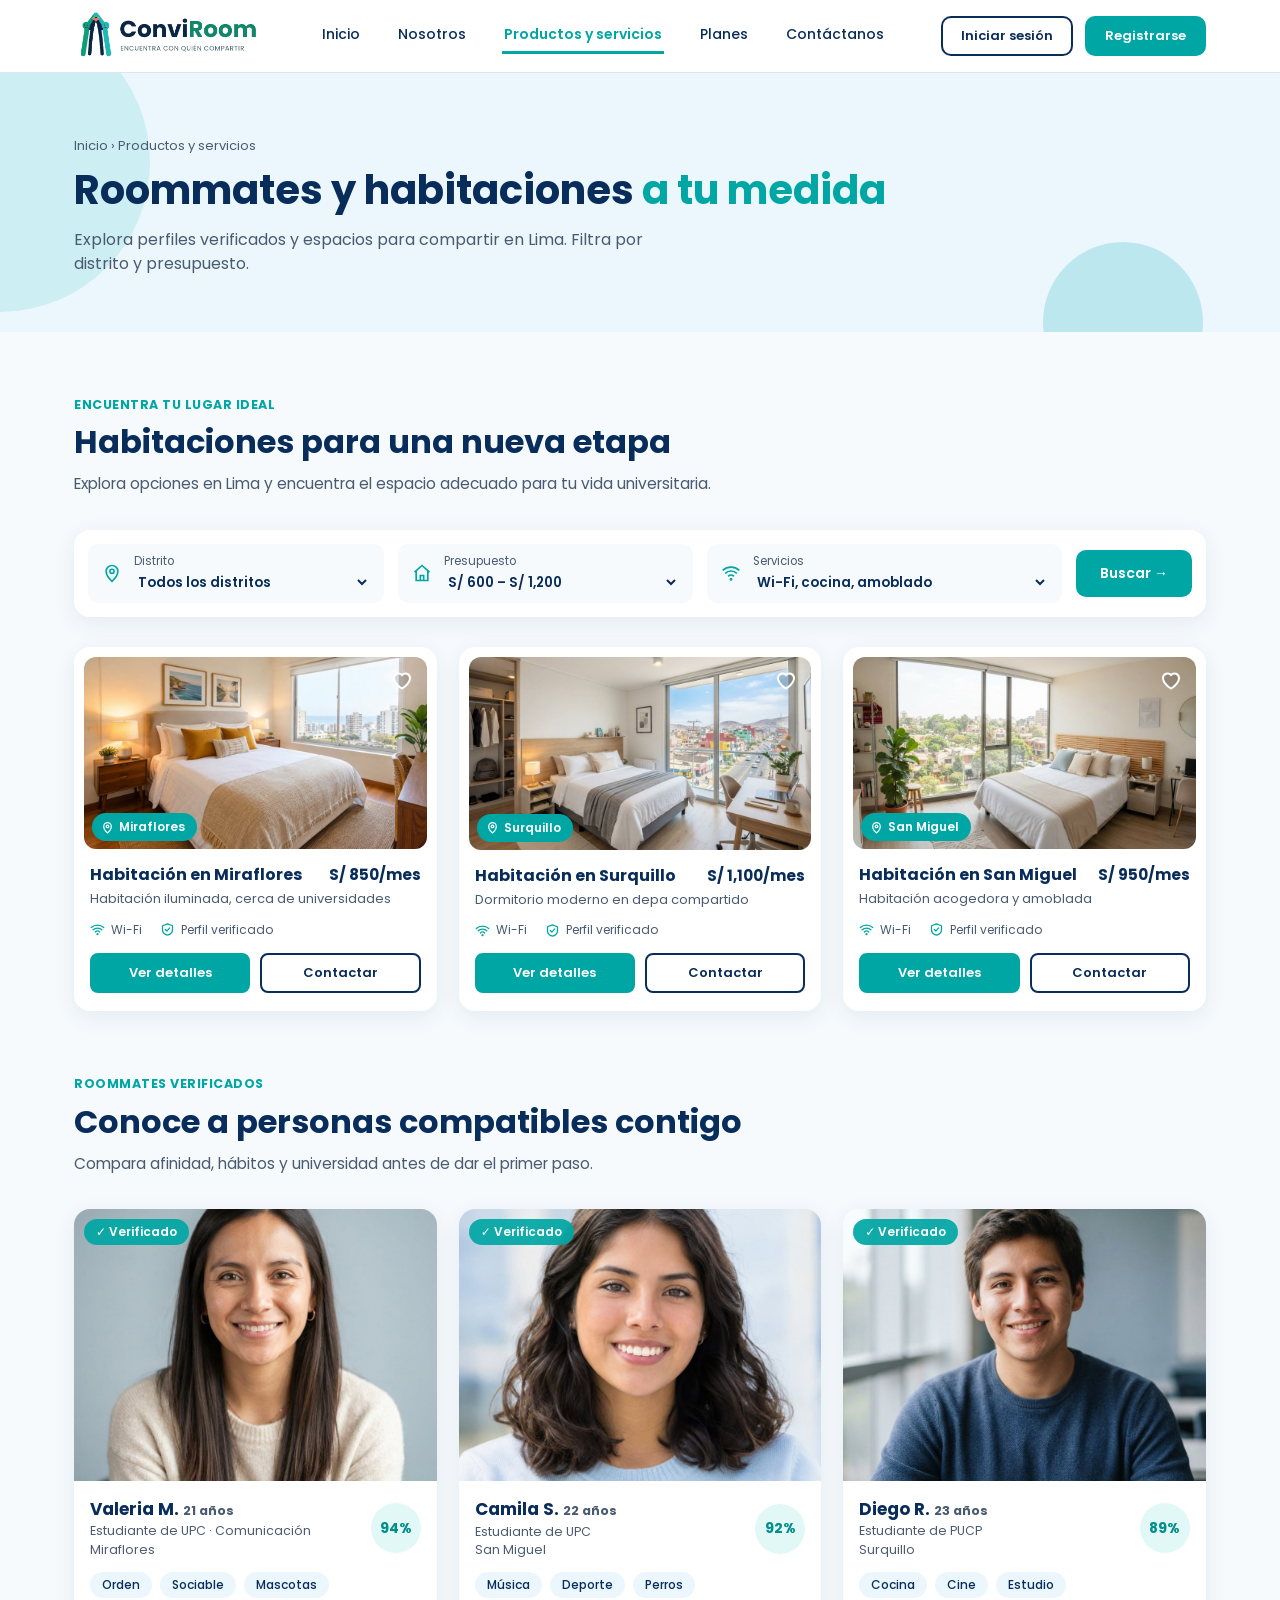
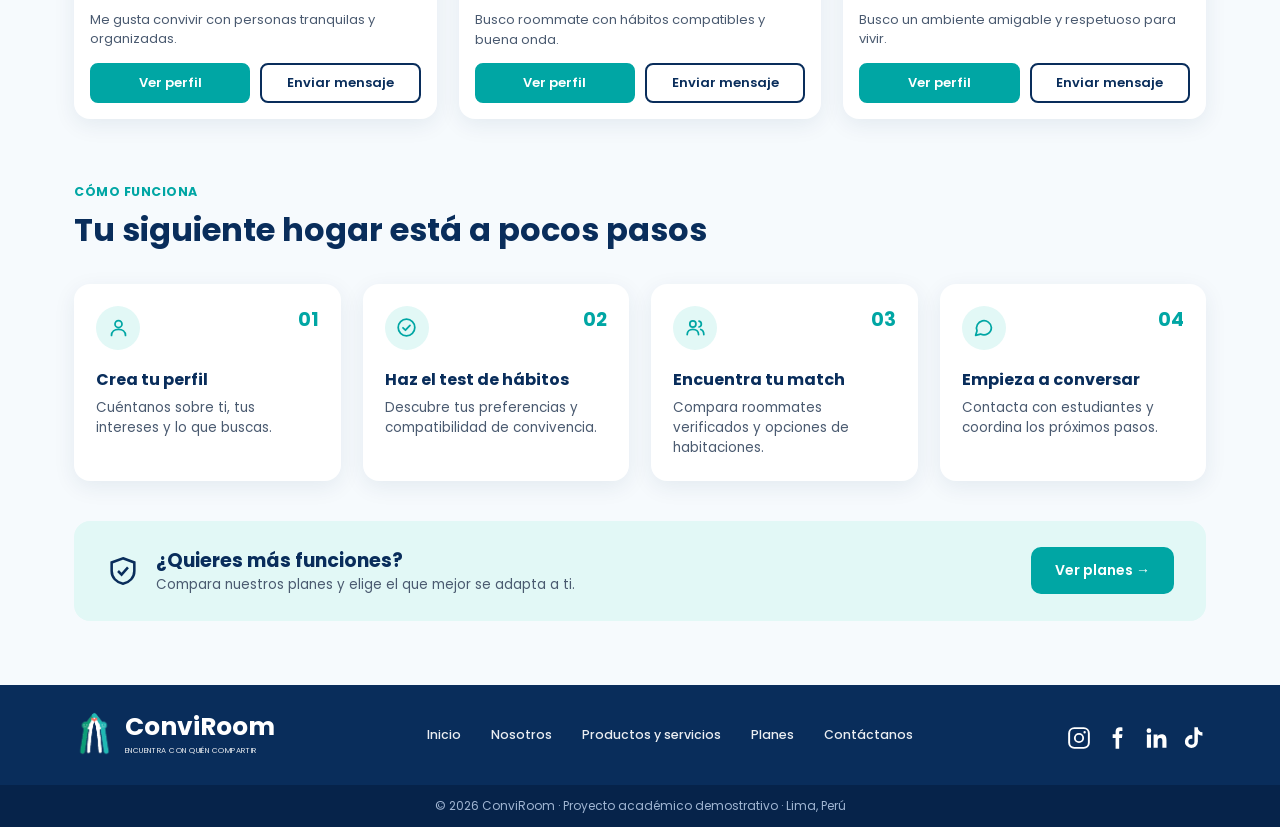
<file: servicios.html>
<!DOCTYPE html>
<html lang="es"><head><meta charset="utf-8"><meta name="viewport" content="width=device-width, initial-scale=1">
<title>Productos y servicios | ConviRoom</title>
<meta name="description" content="ConviRoom: encuentra roommates universitarios y habitaciones compartidas en Lima.">
<link rel="preconnect" href="https://fonts.googleapis.com"><link rel="preconnect" href="https://fonts.gstatic.com" crossorigin>
<link href="https://fonts.googleapis.com/css2?family=Poppins:wght@400;500;600;700&display=swap" rel="stylesheet">
<link rel="stylesheet" href="style.css"></head><body>
<header class="top"><div class="wrap">
<a class="logo" href="index.html" aria-label="ConviRoom"><img src="img/logo.png" alt="ConviRoom – Encuentra con quién compartir"></a>
<nav class="main" id="nav"><a href="index.html">Inicio</a><a href="nosotros.html">Nosotros</a><a href="servicios.html" class="on">Productos y servicios</a><a href="planes.html">Planes</a><a href="contacto.html">Contáctanos</a></nav>
<div class="actions"><a class="btn out sm" href="contacto.html">Iniciar sesión</a><a class="btn sm" href="planes.html">Registrarse</a>
<button class="burger" id="burger" aria-label="Menú"><span></span><span></span><span></span></button></div>
</div></header>
<section class="page-hero"><div class="wrap"><div class="crumbs">Inicio › Productos y servicios</div><h1>Roommates y habitaciones <em>a tu medida</em></h1>
<p>Explora perfiles verificados y espacios para compartir en Lima. Filtra por distrito y presupuesto.</p></div></section>
<section id="habitaciones"><div class="wrap"><div class="sec-head"><div class="eyebrow">Encuentra tu lugar ideal</div><h2>Habitaciones para una nueva etapa</h2><p class="lead">Explora opciones en Lima y encuentra el espacio adecuado para tu vida universitaria.</p></div>
<div class="card search" id="filters">
<div class="field"><svg viewBox="0 0 24 24"><path d="M12 22s7-6.2 7-12a7 7 0 0 0-14 0c0 5.8 7 12 7 12z"/><circle cx="12" cy="10" r="2.5"/></svg><div style="flex:1"><label for="fd">Distrito</label><select id="fd"><option value="">Todos los distritos</option><option>Miraflores</option><option>Surquillo</option><option>San Miguel</option></select></div></div>
<div class="field"><svg viewBox="0 0 24 24"><path d="M3 11l9-8 9 8M5 9.5V21h14V9.5M10 21v-6h4v6"/></svg><div style="flex:1"><label for="fp">Presupuesto</label><select id="fp"><option value="0-9999">S/ 600 – S/ 1,200</option><option value="0-900">Hasta S/ 900</option><option value="901-1000">S/ 901 – S/ 1,000</option><option value="1001-9999">Más de S/ 1,000</option></select></div></div>
<div class="field"><svg viewBox="0 0 24 24"><path d="M2 8.8a15 15 0 0 1 20 0M5 12.5a10 10 0 0 1 14 0M8.5 16a5 5 0 0 1 7 0"/><circle cx="12" cy="19.5" r=".8"/></svg><div style="flex:1"><label for="fs">Servicios</label><select id="fs"><option>Wi-Fi, cocina, amoblado</option></select></div></div>
<button class="btn" id="fbtn">Buscar →</button></div>
<div class="grid3" id="rooms"><article class="card room" data-d="Miraflores" data-p="850"><div class="ph"><img src="img/hab-miraflores.jpg" alt="Habitación en Miraflores" loading="lazy">
<span class="pill"><svg viewBox="0 0 24 24"><path d="M12 22s7-6.2 7-12a7 7 0 0 0-14 0c0 5.8 7 12 7 12z"/><circle cx="12" cy="10" r="2.5"/></svg>Miraflores</span><button class="heart" aria-label="Favorito"><svg viewBox="0 0 24 24"><path d="M12 20.5s-8-4.7-8-10.6A4.6 4.6 0 0 1 12 7a4.6 4.6 0 0 1 8 2.9c0 5.9-8 10.6-8 10.6z"/></svg></button></div>
<div class="meta"><h3>Habitación en Miraflores</h3><span class="price">S/ 850/mes</span></div><p class="d">Habitación iluminada, cerca de universidades</p>
<div class="tags"><span><svg viewBox="0 0 24 24"><path d="M2 8.8a15 15 0 0 1 20 0M5 12.5a10 10 0 0 1 14 0M8.5 16a5 5 0 0 1 7 0"/><circle cx="12" cy="19.5" r=".8"/></svg>Wi-Fi</span><span><svg viewBox="0 0 24 24"><path d="M12 3l8 3v6c0 4.5-3.2 8-8 9-4.8-1-8-4.5-8-9V6z"/><path d="M8.5 12l2.5 2.5 4.5-5"/></svg>Perfil verificado</span></div>
<div class="acts"><a class="btn sm" href="contacto.html">Ver detalles</a><a class="btn out sm" href="contacto.html">Contactar</a></div></article><article class="card room" data-d="Surquillo" data-p="1100"><div class="ph"><img src="img/hab-surquillo.jpg" alt="Habitación en Surquillo" loading="lazy">
<span class="pill"><svg viewBox="0 0 24 24"><path d="M12 22s7-6.2 7-12a7 7 0 0 0-14 0c0 5.8 7 12 7 12z"/><circle cx="12" cy="10" r="2.5"/></svg>Surquillo</span><button class="heart" aria-label="Favorito"><svg viewBox="0 0 24 24"><path d="M12 20.5s-8-4.7-8-10.6A4.6 4.6 0 0 1 12 7a4.6 4.6 0 0 1 8 2.9c0 5.9-8 10.6-8 10.6z"/></svg></button></div>
<div class="meta"><h3>Habitación en Surquillo</h3><span class="price">S/ 1,100/mes</span></div><p class="d">Dormitorio moderno en depa compartido</p>
<div class="tags"><span><svg viewBox="0 0 24 24"><path d="M2 8.8a15 15 0 0 1 20 0M5 12.5a10 10 0 0 1 14 0M8.5 16a5 5 0 0 1 7 0"/><circle cx="12" cy="19.5" r=".8"/></svg>Wi-Fi</span><span><svg viewBox="0 0 24 24"><path d="M12 3l8 3v6c0 4.5-3.2 8-8 9-4.8-1-8-4.5-8-9V6z"/><path d="M8.5 12l2.5 2.5 4.5-5"/></svg>Perfil verificado</span></div>
<div class="acts"><a class="btn sm" href="contacto.html">Ver detalles</a><a class="btn out sm" href="contacto.html">Contactar</a></div></article><article class="card room" data-d="San Miguel" data-p="950"><div class="ph"><img src="img/hab-sanmiguel.jpg" alt="Habitación en San Miguel" loading="lazy">
<span class="pill"><svg viewBox="0 0 24 24"><path d="M12 22s7-6.2 7-12a7 7 0 0 0-14 0c0 5.8 7 12 7 12z"/><circle cx="12" cy="10" r="2.5"/></svg>San Miguel</span><button class="heart" aria-label="Favorito"><svg viewBox="0 0 24 24"><path d="M12 20.5s-8-4.7-8-10.6A4.6 4.6 0 0 1 12 7a4.6 4.6 0 0 1 8 2.9c0 5.9-8 10.6-8 10.6z"/></svg></button></div>
<div class="meta"><h3>Habitación en San Miguel</h3><span class="price">S/ 950/mes</span></div><p class="d">Habitación acogedora y amoblada</p>
<div class="tags"><span><svg viewBox="0 0 24 24"><path d="M2 8.8a15 15 0 0 1 20 0M5 12.5a10 10 0 0 1 14 0M8.5 16a5 5 0 0 1 7 0"/><circle cx="12" cy="19.5" r=".8"/></svg>Wi-Fi</span><span><svg viewBox="0 0 24 24"><path d="M12 3l8 3v6c0 4.5-3.2 8-8 9-4.8-1-8-4.5-8-9V6z"/><path d="M8.5 12l2.5 2.5 4.5-5"/></svg>Perfil verificado</span></div>
<div class="acts"><a class="btn sm" href="contacto.html">Ver detalles</a><a class="btn out sm" href="contacto.html">Contactar</a></div></article></div><p id="empty" style="display:none;text-align:center;color:var(--ink);margin-top:20px">No hay habitaciones con esos filtros. Prueba ampliar tu búsqueda.</p></div></section>
<section id="roommates" style="padding-top:0"><div class="wrap"><div class="sec-head"><div class="eyebrow">Roommates verificados</div><h2>Conoce a personas compatibles contigo</h2><p class="lead">Compara afinidad, hábitos y universidad antes de dar el primer paso.</p></div>
<div class="grid3"><article class="card rcard"><div class="ph"><img src="img/valeria.jpg" alt="Valeria M." loading="lazy"><span class="badge">✓ Verificado</span></div>
<div class="body"><div class="top2"><div><h3>Valeria M. <small style="display:inline">21 años</small></h3><small>Estudiante de UPC · Comunicación</small><small>Miraflores</small></div><div class="match">94%</div></div>
<div class="chips"><span>Orden</span><span>Sociable</span><span>Mascotas</span></div><p>Me gusta convivir con personas tranquilas y organizadas.</p><div class="acts"><a class="btn sm" href="contacto.html">Ver perfil</a><a class="btn out sm" href="contacto.html">Enviar mensaje</a></div></div></article>
<article class="card rcard"><div class="ph"><img src="img/camila.jpg" alt="Camila S." loading="lazy"><span class="badge">✓ Verificado</span></div>
<div class="body"><div class="top2"><div><h3>Camila S. <small style="display:inline">22 años</small></h3><small>Estudiante de UPC</small><small>San Miguel</small></div><div class="match">92%</div></div>
<div class="chips"><span>Música</span><span>Deporte</span><span>Perros</span></div><p>Busco roommate con hábitos compatibles y buena onda.</p><div class="acts"><a class="btn sm" href="contacto.html">Ver perfil</a><a class="btn out sm" href="contacto.html">Enviar mensaje</a></div></div></article>
<article class="card rcard"><div class="ph"><img src="img/diego.jpg" alt="Diego R." loading="lazy"><span class="badge">✓ Verificado</span></div>
<div class="body"><div class="top2"><div><h3>Diego R. <small style="display:inline">23 años</small></h3><small>Estudiante de PUCP</small><small>Surquillo</small></div><div class="match">89%</div></div>
<div class="chips"><span>Cocina</span><span>Cine</span><span>Estudio</span></div><p>Busco un ambiente amigable y respetuoso para vivir.</p><div class="acts"><a class="btn sm" href="contacto.html">Ver perfil</a><a class="btn out sm" href="contacto.html">Enviar mensaje</a></div></div></article></div></div></section>
<section style="padding-top:0"><div class="wrap"><div class="sec-head"><div class="eyebrow">Cómo funciona</div><h2>Tu siguiente hogar está a pocos pasos</h2></div><div class="grid4"><div class="card step"><div class="row"><div class="ico"><svg viewBox="0 0 24 24"><circle cx="12" cy="8" r="4"/><path d="M4 21c0-4.4 3.6-7 8-7s8 2.6 8 7"/></svg></div><span class="n">01</span></div><h4>Crea tu perfil</h4><p>Cuéntanos sobre ti, tus intereses y lo que buscas.</p></div><div class="card step"><div class="row"><div class="ico"><svg viewBox="0 0 24 24"><circle cx="12" cy="12" r="9.5"/><path d="M8 12.3l2.8 2.8L16 9.5"/></svg></div><span class="n">02</span></div><h4>Haz el test de hábitos</h4><p>Descubre tus preferencias y compatibilidad de convivencia.</p></div><div class="card step"><div class="row"><div class="ico"><svg viewBox="0 0 24 24"><circle cx="9" cy="8" r="3.5"/><path d="M2.5 20c0-3.6 2.9-6 6.5-6s6.5 2.4 6.5 6M16 4.6a3.5 3.5 0 0 1 0 6.8M18 14.3c2.2.7 3.5 2.6 3.5 5.7"/></svg></div><span class="n">03</span></div><h4>Encuentra tu match</h4><p>Compara roommates verificados y opciones de habitaciones.</p></div><div class="card step"><div class="row"><div class="ico"><svg viewBox="0 0 24 24"><path d="M21 12a8.5 8.5 0 0 1-12.4 7.5L3 21l1.6-5.2A8.5 8.5 0 1 1 21 12z"/></svg></div><span class="n">04</span></div><h4>Empieza a conversar</h4><p>Contacta con estudiantes y coordina los próximos pasos.</p></div></div>
<div style="margin-top:40px"><div class="band"><div class="l"><svg viewBox="0 0 24 24"><path d="M12 3l8 3v6c0 4.5-3.2 8-8 9-4.8-1-8-4.5-8-9V6z"/><path d="M8.5 12l2.5 2.5 4.5-5"/></svg><div><h3>¿Quieres más funciones?</h3><p>Compara nuestros planes y elige el que mejor se adapta a ti.</p></div></div><a class="btn" href="planes.html">Ver planes →</a></div></div></div></section>
<footer><div class="wrap">
<a class="flogo" href="index.html"><img src="img/logo-icon-white.png" alt=""><div><b>ConviRoom</b><small>ENCUENTRA CON QUIÉN COMPARTIR</small></div></a>
<nav><a href="index.html">Inicio</a><a href="nosotros.html">Nosotros</a><a href="servicios.html">Productos y servicios</a><a href="planes.html">Planes</a><a href="contacto.html">Contáctanos</a></nav><div class="social"><a href="#" aria-label="ig"><svg viewBox="0 0 24 24"><path d="M12 7.3A4.7 4.7 0 1 0 12 16.7 4.7 4.7 0 0 0 12 7.3zm0 7.7a3 3 0 1 1 0-6 3 3 0 0 1 0 6zM17.2 5.6a1.1 1.1 0 1 0 0 2.2 1.1 1.1 0 0 0 0-2.2zM7.6 2h8.8A5.6 5.6 0 0 1 22 7.6v8.8a5.6 5.6 0 0 1-5.6 5.6H7.6A5.6 5.6 0 0 1 2 16.4V7.6A5.6 5.6 0 0 1 7.6 2zm0 1.8a3.8 3.8 0 0 0-3.8 3.8v8.8a3.8 3.8 0 0 0 3.8 3.8h8.8a3.8 3.8 0 0 0 3.8-3.8V7.6a3.8 3.8 0 0 0-3.8-3.8z"/></svg></a><a href="#" aria-label="fb"><svg viewBox="0 0 24 24"><path d="M14 8.5V6.8c0-.8.2-1.3 1.4-1.3H17V2.2C16.7 2.2 15.8 2 14.7 2 12.3 2 10.7 3.4 10.7 6v2.5H8v3.4h2.7V22H14v-10.1h2.6l.4-3.4z"/></svg></a><a href="#" aria-label="in"><svg viewBox="0 0 24 24"><path d="M4.5 8.8h3.8V21H4.5zM6.4 3a2.2 2.2 0 1 1 0 4.4 2.2 2.2 0 0 1 0-4.4zM10.7 8.8h3.6v1.7c.5-1 1.8-2 3.7-2 3.900 0 4.600 2.500 4.600 5.800V21h-3.800v-5.800c0-1.400 0-3.200-2-3.200s-2.300 1.500-2.300 3.100V21h-3.800z"/></svg></a><a href="#" aria-label="tt"><svg viewBox="0 0 24 24"><path d="M16.5 2h-3.200v13.400a2.800 2.800 0 1 1-2.800-2.800c.3 0 .6 0 .9.1V9.400a6 6 0 1 0 5.100 5.900V8.600a7.500 7.500 0 0 0 4.200 1.300V6.700A4.300 4.300 0 0 1 16.500 2z"/></svg></a></div></div></footer>
<div class="copy">© 2026 ConviRoom · Proyecto académico demostrativo · Lima, Perú</div>
<script src="main.js"></script></body></html>
</file>
<file: style.css>
:root{--navy:#092d5b;--teal:#00a6a4;--teal-d:#008f8d;--bg:#f6fafd;--hero:#ebf7fd;--mint:#e2f8f6;--ink:#4a5a70;--line:#dbe6ee;--shadow:0 6px 22px rgba(9,45,91,.08)}
*{box-sizing:border-box;margin:0;padding:0}
html{scroll-behavior:smooth}
body{font-family:'Poppins',system-ui,sans-serif;background:var(--bg);color:var(--navy);line-height:1.5}
img{max-width:100%;display:block}
a{color:inherit;text-decoration:none}
.wrap{max-width:1180px;margin:0 auto;padding:0 24px}
/* header */
header.top{background:#fff;position:sticky;top:0;z-index:50;box-shadow:0 1px 0 var(--line)}
.top .wrap{display:flex;align-items:center;justify-content:space-between;height:72px;gap:20px}
.logo img{height:52px;width:auto}
nav.main{display:flex;gap:34px}
nav.main a{font-size:14px;font-weight:500;padding:6px 2px;border-bottom:3px solid transparent}
nav.main a:hover{color:var(--teal)}
nav.main a.on{color:var(--teal);border-color:var(--teal);font-weight:600}
.actions{display:flex;gap:12px}
.btn{display:inline-flex;align-items:center;justify-content:center;gap:8px;font:600 14px 'Poppins',sans-serif;padding:11px 22px;border-radius:10px;border:2px solid var(--teal);background:var(--teal);color:#fff;cursor:pointer;transition:.2s}
.btn:hover{background:var(--teal-d);border-color:var(--teal-d);transform:translateY(-1px)}
.btn.out{background:#fff;color:var(--navy);border-color:var(--navy)}
.btn.out:hover{background:var(--navy);color:#fff}
.btn.sm{padding:8px 18px;font-size:13px}
.burger{display:none;background:none;border:0;cursor:pointer;padding:6px}
.burger span{display:block;width:24px;height:3px;background:var(--navy);margin:5px 0;border-radius:2px}
/* hero */
.hero{background:var(--hero);position:relative;overflow:hidden}
.hero .c1,.hero .c2,.hero .c3{position:absolute;border-radius:50%}
.hero .c1{width:90px;height:90px;background:#d6f3f7;left:-20px;top:30px}
.hero .c2{width:260px;height:260px;background:#cdeef3;left:-130px;top:90px}
.hero .c3{width:200px;height:200px;background:#aae2e9;left:-110px;bottom:-60px}
.hero .wrap{display:grid;grid-template-columns:1fr 1fr;align-items:center;gap:0;position:relative;min-height:400px}
.hero h1{font-size:44px;line-height:1.15;font-weight:700;margin-bottom:18px}
.hero h1 em{font-style:normal;color:var(--teal)}
.hero p{font-size:17px;margin-bottom:28px;max-width:470px}
.hero .cta{display:flex;gap:14px;flex-wrap:wrap}
.hero .pic{position:absolute;right:0;top:0;bottom:0;width:50vw;background:url(img/hero.jpg) center/cover}
.hero .txt{padding:56px 0;position:relative;z-index:1}
.page-hero{background:var(--hero);padding:64px 0 56px;position:relative;overflow:hidden}
.page-hero:before{content:"";position:absolute;width:300px;height:300px;border-radius:50%;background:#cdeef3;left:-150px;top:-60px}
.page-hero:after{content:"";position:absolute;width:160px;height:160px;border-radius:50%;background:#aae2e9;right:6%;bottom:-70px;opacity:.7}
.page-hero .wrap{position:relative}
.crumbs{font-size:13px;color:var(--ink);margin-bottom:10px}
.page-hero h1{font-size:40px;line-height:1.2;max-width:860px}
.page-hero h1 em{font-style:normal;color:var(--teal)}
.page-hero p{margin-top:14px;max-width:620px;color:var(--ink);font-size:16px}
/* sections */
section{padding:64px 0}
.eyebrow{font-size:12.5px;font-weight:700;letter-spacing:.04em;text-transform:uppercase;color:var(--teal);margin-bottom:8px}
h2{font-size:32px;line-height:1.25;font-weight:700}
.lead{color:var(--ink);margin-top:10px;font-size:15.5px;max-width:640px}
.sec-head{margin-bottom:34px}
.card{background:#fff;border-radius:16px;box-shadow:var(--shadow)}
.ico{width:44px;height:44px;border-radius:50%;background:var(--mint);display:grid;place-items:center;flex:none}
.ico svg{width:21px;height:21px;stroke:var(--teal);fill:none;stroke-width:2;stroke-linecap:round;stroke-linejoin:round}
.about{display:grid;grid-template-columns:1.1fr 1fr;gap:56px;align-items:center}
.about p.big{color:var(--ink);font-size:16px;margin-top:18px;max-width:480px}
.feat{display:grid;grid-template-columns:1fr 1fr;gap:18px}
.feat .card{padding:20px}
.feat .card:last-child{grid-column:1}
.feat h4{font-size:14px;margin-left:12px}
.feat .row{display:flex;align-items:center;margin-bottom:12px}
.feat p{font-size:13.5px;color:var(--ink)}
.grid3{display:grid;grid-template-columns:repeat(3,1fr);gap:22px}
.grid4{display:grid;grid-template-columns:repeat(4,1fr);gap:22px}
.grid2{display:grid;grid-template-columns:repeat(2,1fr);gap:22px}
/* room cards */
.room{padding:10px 10px 18px;transition:.2s}
.room:hover{transform:translateY(-4px)}
.room .ph{position:relative;border-radius:12px;overflow:hidden;aspect-ratio:16/9}
.room .ph img{width:100%;height:100%;object-fit:cover}
.pill{position:absolute;left:8px;bottom:8px;background:var(--teal);color:#fff;font-size:12px;font-weight:600;padding:5px 12px 5px 9px;border-radius:20px;display:flex;align-items:center;gap:5px}
.pill svg{width:13px;height:13px;stroke:#fff;fill:none;stroke-width:2.2}
.heart{position:absolute;right:10px;top:10px;width:30px;height:30px;border:0;background:none;cursor:pointer}
.heart svg{width:24px;height:24px;stroke:#fff;fill:rgba(0,0,0,.15);stroke-width:2;transition:.2s}
.heart.on svg{fill:#ff5d6c;stroke:#ff5d6c}
.room .meta{display:flex;justify-content:space-between;align-items:baseline;gap:10px;margin:14px 6px 2px}
.room h3{font-size:16px}
.room .price{font-weight:700;font-size:15px;white-space:nowrap}
.room .d{font-size:13px;color:var(--ink);margin:0 6px}
.tags{display:flex;gap:18px;margin:12px 6px 0;font-size:12px;color:var(--ink)}
.tags span{display:flex;align-items:center;gap:6px}
.tags svg{width:15px;height:15px;stroke:var(--teal);fill:none;stroke-width:2;stroke-linecap:round;stroke-linejoin:round}
.room .acts{display:flex;gap:10px;margin:14px 6px 0}
.room .acts .btn{flex:1;padding:8px;font-size:13px;border-radius:8px}
/* search */
.search{display:grid;grid-template-columns:1fr 1fr 1.2fr auto;gap:14px;padding:14px;margin-bottom:30px;align-items:center}
.field{background:var(--bg);border-radius:10px;padding:9px 14px;display:flex;gap:12px;align-items:center}
.field svg{width:20px;height:20px;stroke:var(--teal);fill:none;stroke-width:2;flex:none}
.field label{font-size:11.5px;color:var(--ink);display:block}
.field select{border:0;background:none;font:600 13.5px 'Poppins',sans-serif;color:var(--navy);width:100%;outline:none;cursor:pointer}
/* roommates */
.rm{padding:12px;display:flex;gap:14px;align-items:center}
.rm img{width:54px;height:54px;border-radius:50%;object-fit:cover;flex:none}
.rm b{display:block;font-size:15px}
.rm small{font-size:12.5px;color:var(--ink)}
.rm .ok{margin-left:auto;width:22px;height:22px;stroke:var(--teal);fill:none;stroke-width:2;flex:none}
.rcard{overflow:hidden}
.rcard .ph{position:relative;aspect-ratio:4/3}
.rcard .ph img{width:100%;height:100%;object-fit:cover}
.badge{position:absolute;left:10px;top:10px;background:rgba(0,166,164,.92);color:#fff;font-size:12px;font-weight:600;padding:4px 12px;border-radius:20px}
.rcard .body{padding:16px}
.rcard .top2{display:flex;justify-content:space-between;align-items:center}
.rcard h3{font-size:17px}
.rcard small{color:var(--ink);font-size:12.5px;display:block}
.match{width:50px;height:50px;border-radius:50%;background:var(--mint);color:var(--teal-d);font-weight:700;font-size:14px;display:grid;place-items:center}
.chips{display:flex;gap:8px;flex-wrap:wrap;margin:12px 0}
.chips span{background:var(--hero);font-size:12px;padding:4px 12px;border-radius:20px;color:var(--navy);font-weight:500}
.rcard p{font-size:13px;color:var(--ink);margin-bottom:14px}
.rcard .acts{display:flex;gap:10px}
.rcard .acts .btn{flex:1;padding:8px;font-size:13px;border-radius:8px}
/* steps */
.step{padding:22px}
.step .row{display:flex;justify-content:space-between;align-items:flex-start;margin-bottom:18px}
.step .n{font-weight:700;color:var(--teal);font-size:19px}
.step h4{font-size:16px;margin-bottom:6px}
.step p{font-size:13.5px;color:var(--ink)}
/* blog */
.post{display:flex;gap:16px;padding:8px;align-items:stretch}
.post img{width:150px;border-radius:12px;object-fit:cover;flex:none}
.post .b{padding:10px 8px;display:flex;flex-direction:column}
.post h4{font-size:16px;line-height:1.3}
.post p{font-size:13px;color:var(--ink);margin-top:10px}
.post time{font-size:12px;color:var(--teal);font-weight:600;margin-top:auto;padding-top:12px}
/* cta band */
.band{background:var(--mint);border-radius:16px;padding:26px 32px;display:flex;align-items:center;gap:18px;justify-content:space-between;flex-wrap:wrap}
.band .l{display:flex;gap:16px;align-items:center}
.band .l svg{width:34px;height:34px;stroke:var(--navy);fill:none;stroke-width:1.8}
.band h3{font-size:19px}
.band p{font-size:13.5px;color:var(--ink)}
/* about page */
.stats{display:grid;grid-template-columns:repeat(4,1fr);gap:22px}
.stat{padding:26px;text-align:center}
.stat b{display:block;font-size:34px;color:var(--teal);line-height:1.1}
.stat span{font-size:13.5px;color:var(--ink)}
.mv{padding:28px}
.mv h3{margin:16px 0 8px;font-size:19px}
.mv p{color:var(--ink);font-size:14.5px}
.split{display:grid;grid-template-columns:1fr 1fr;gap:56px;align-items:center}
.split img{border-radius:18px;box-shadow:var(--shadow)}
.checks{list-style:none;margin-top:18px}
.checks li{display:flex;gap:12px;margin-bottom:12px;font-size:14.5px;color:var(--ink)}
.checks svg{width:20px;height:20px;stroke:var(--teal);fill:none;stroke-width:2.4;flex:none;margin-top:2px}
/* plans */
.plan{padding:32px 28px;display:flex;flex-direction:column;position:relative}
.plan.hot{border:2px solid var(--teal);transform:translateY(-8px)}
.plan .tag{position:absolute;top:-14px;left:50%;transform:translateX(-50%);background:var(--teal);color:#fff;font-size:12px;font-weight:600;padding:5px 16px;border-radius:20px}
.plan h3{font-size:20px}
.plan .sub{font-size:13.5px;color:var(--ink);margin:6px 0 18px}
.plan .pr{font-size:38px;font-weight:700;line-height:1}
.plan .pr small{font-size:14px;font-weight:500;color:var(--ink)}
.plan ul{list-style:none;margin:22px 0 28px;flex:1}
.plan li{display:flex;gap:10px;font-size:14px;margin-bottom:11px;color:var(--ink)}
.plan li svg{width:18px;height:18px;stroke:var(--teal);fill:none;stroke-width:2.4;flex:none;margin-top:3px}
.plan li.no{opacity:.45}
.plan li.no svg{stroke:var(--ink)}
.toggle{display:inline-flex;background:#fff;border-radius:12px;padding:5px;box-shadow:var(--shadow);margin-bottom:38px}
.toggle button{border:0;background:none;font:600 13.5px 'Poppins',sans-serif;padding:9px 22px;border-radius:9px;cursor:pointer;color:var(--navy)}
.toggle button.on{background:var(--teal);color:#fff}
table.cmp{width:100%;border-collapse:collapse;background:#fff;border-radius:16px;overflow:hidden;box-shadow:var(--shadow);font-size:14px}
table.cmp th,table.cmp td{padding:14px 18px;text-align:center;border-bottom:1px solid var(--line)}
table.cmp th:first-child,table.cmp td:first-child{text-align:left}
table.cmp thead th{background:var(--navy);color:#fff;font-weight:600}
table.cmp td{color:var(--ink)}
table.cmp .y{color:var(--teal);font-weight:700}
.tw{overflow-x:auto}
/* faq */
.faq details{background:#fff;border-radius:12px;box-shadow:var(--shadow);padding:16px 22px;margin-bottom:12px}
.faq summary{font-weight:600;cursor:pointer;font-size:15px;list-style:none;display:flex;justify-content:space-between;gap:12px}
.faq summary::after{content:"+";color:var(--teal);font-size:22px;line-height:1}
.faq details[open] summary::after{content:"–"}
.faq p{margin-top:10px;color:var(--ink);font-size:14px}
/* contact */
.cgrid{display:grid;grid-template-columns:1.2fr 1fr;gap:30px;align-items:start}
.form{padding:32px}
.form h3{font-size:22px;margin-bottom:6px}
.form .f{margin-top:16px}
.form label{display:block;font-size:13px;font-weight:600;margin-bottom:6px}
.form input,.form select,.form textarea{width:100%;background:var(--bg);border:1.5px solid transparent;border-radius:10px;padding:12px 14px;font:400 14px 'Poppins',sans-serif;color:var(--navy);outline:none;transition:.2s}
.form input:focus,.form select:focus,.form textarea:focus{border-color:var(--teal);background:#fff}
.form textarea{min-height:130px;resize:vertical}
.form .two{display:grid;grid-template-columns:1fr 1fr;gap:16px}
.form .btn{margin-top:22px;width:100%}
.ok-msg{display:none;margin-top:16px;background:var(--mint);border-radius:10px;padding:14px 16px;font-size:14px;font-weight:500}
.info{display:flex;flex-direction:column;gap:16px}
.info .card{padding:20px;display:flex;gap:14px;align-items:center}
.info h4{font-size:15px}
.info p{font-size:13.5px;color:var(--ink)}
.social{display:flex;gap:12px;margin-top:6px}
.social a{width:42px;height:42px;border-radius:50%;background:var(--navy);display:grid;place-items:center;transition:.2s}
.social a:hover{background:var(--teal)}
.social svg{width:19px;height:19px;fill:#fff}
/* footer */
footer{background:var(--navy);color:#fff;padding:26px 0}
footer .wrap{display:flex;align-items:center;justify-content:space-between;gap:24px;flex-wrap:wrap}
.flogo{display:flex;align-items:center;gap:10px}
.flogo img{height:48px;width:auto}
.flogo b{font-size:25px;line-height:1}
.flogo small{display:block;font-size:7.5px;letter-spacing:.06em;margin-top:3px;opacity:.9}
footer nav{display:flex;gap:30px}
footer nav a{font-size:12.5px;font-weight:500;opacity:.92}
footer nav a:hover{color:#6fe3e1}
footer .social a{background:none;width:auto;height:auto}
footer .social svg{width:26px;height:26px}
footer .social a:hover svg{fill:#6fe3e1}
.copy{background:#06234a;color:#9fb4d1;font-size:12px;text-align:center;padding:12px}
/* responsive */
@media(max-width:980px){
 .burger{display:block}
 nav.main{position:absolute;left:0;right:0;top:72px;background:#fff;flex-direction:column;gap:0;padding:8px 24px 18px;box-shadow:0 12px 20px rgba(9,45,91,.1);display:none}
 nav.main.open{display:flex}
 nav.main a{padding:12px 0;border-bottom:1px solid var(--line)}
 .actions .out{display:none}
 .hero .wrap{grid-template-columns:1fr;min-height:0}
 .hero .pic{position:relative;width:auto;height:280px;margin:0 -24px}
 .hero .txt{padding:44px 0 36px}
 .hero h1{font-size:34px}
 .about,.split,.cgrid{grid-template-columns:1fr;gap:34px}
 .grid4,.stats{grid-template-columns:repeat(2,1fr)}
 .grid3{grid-template-columns:1fr 1fr}
 .search{grid-template-columns:1fr 1fr}
 .plan.hot{transform:none}
}
@media(max-width:640px){
 .grid3,.grid4,.grid2,.stats,.feat,.search,.form .two{grid-template-columns:1fr}
 .actions .btn.sm:not(.out){padding:8px 14px}
 h2{font-size:26px}.page-hero h1{font-size:30px}
 .post{flex-direction:column}.post img{width:100%;height:160px}
 footer .wrap{flex-direction:column;align-items:flex-start}
 footer nav{flex-wrap:wrap;gap:14px 22px}
}
</file>
